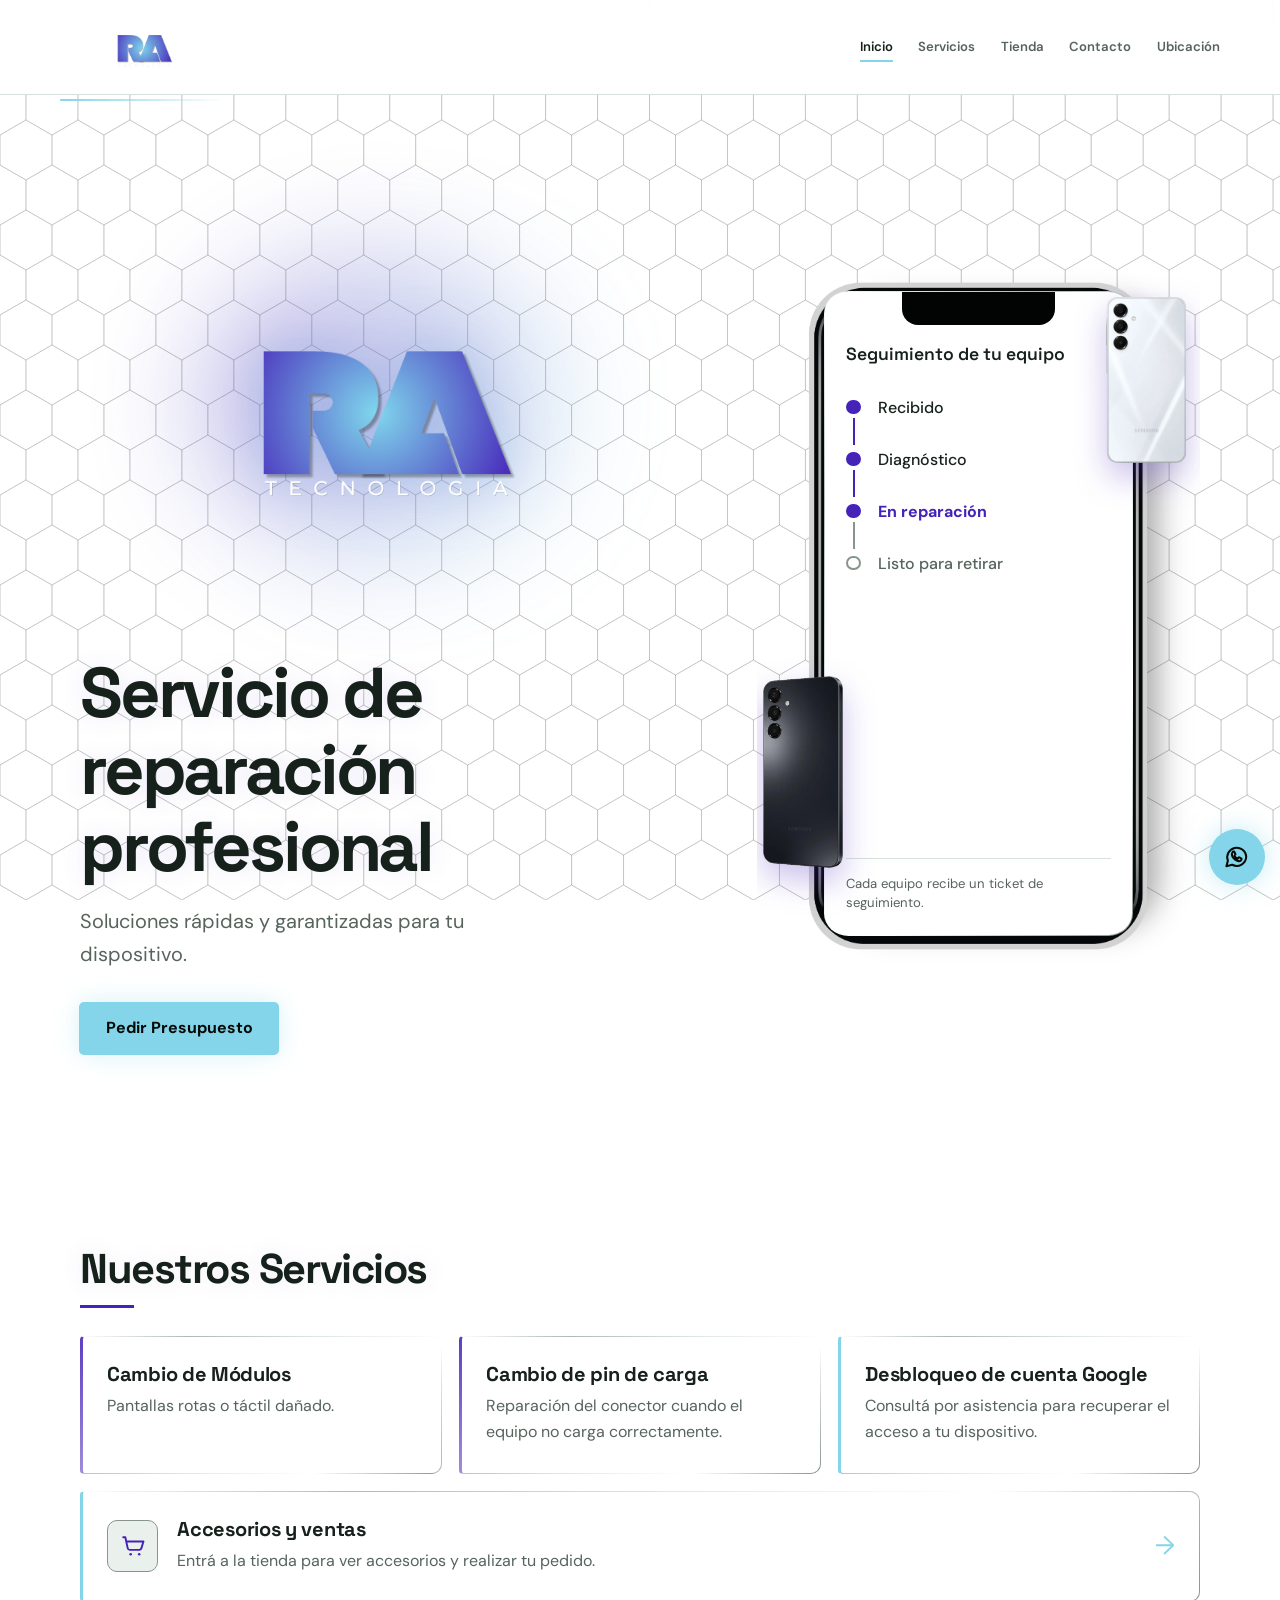
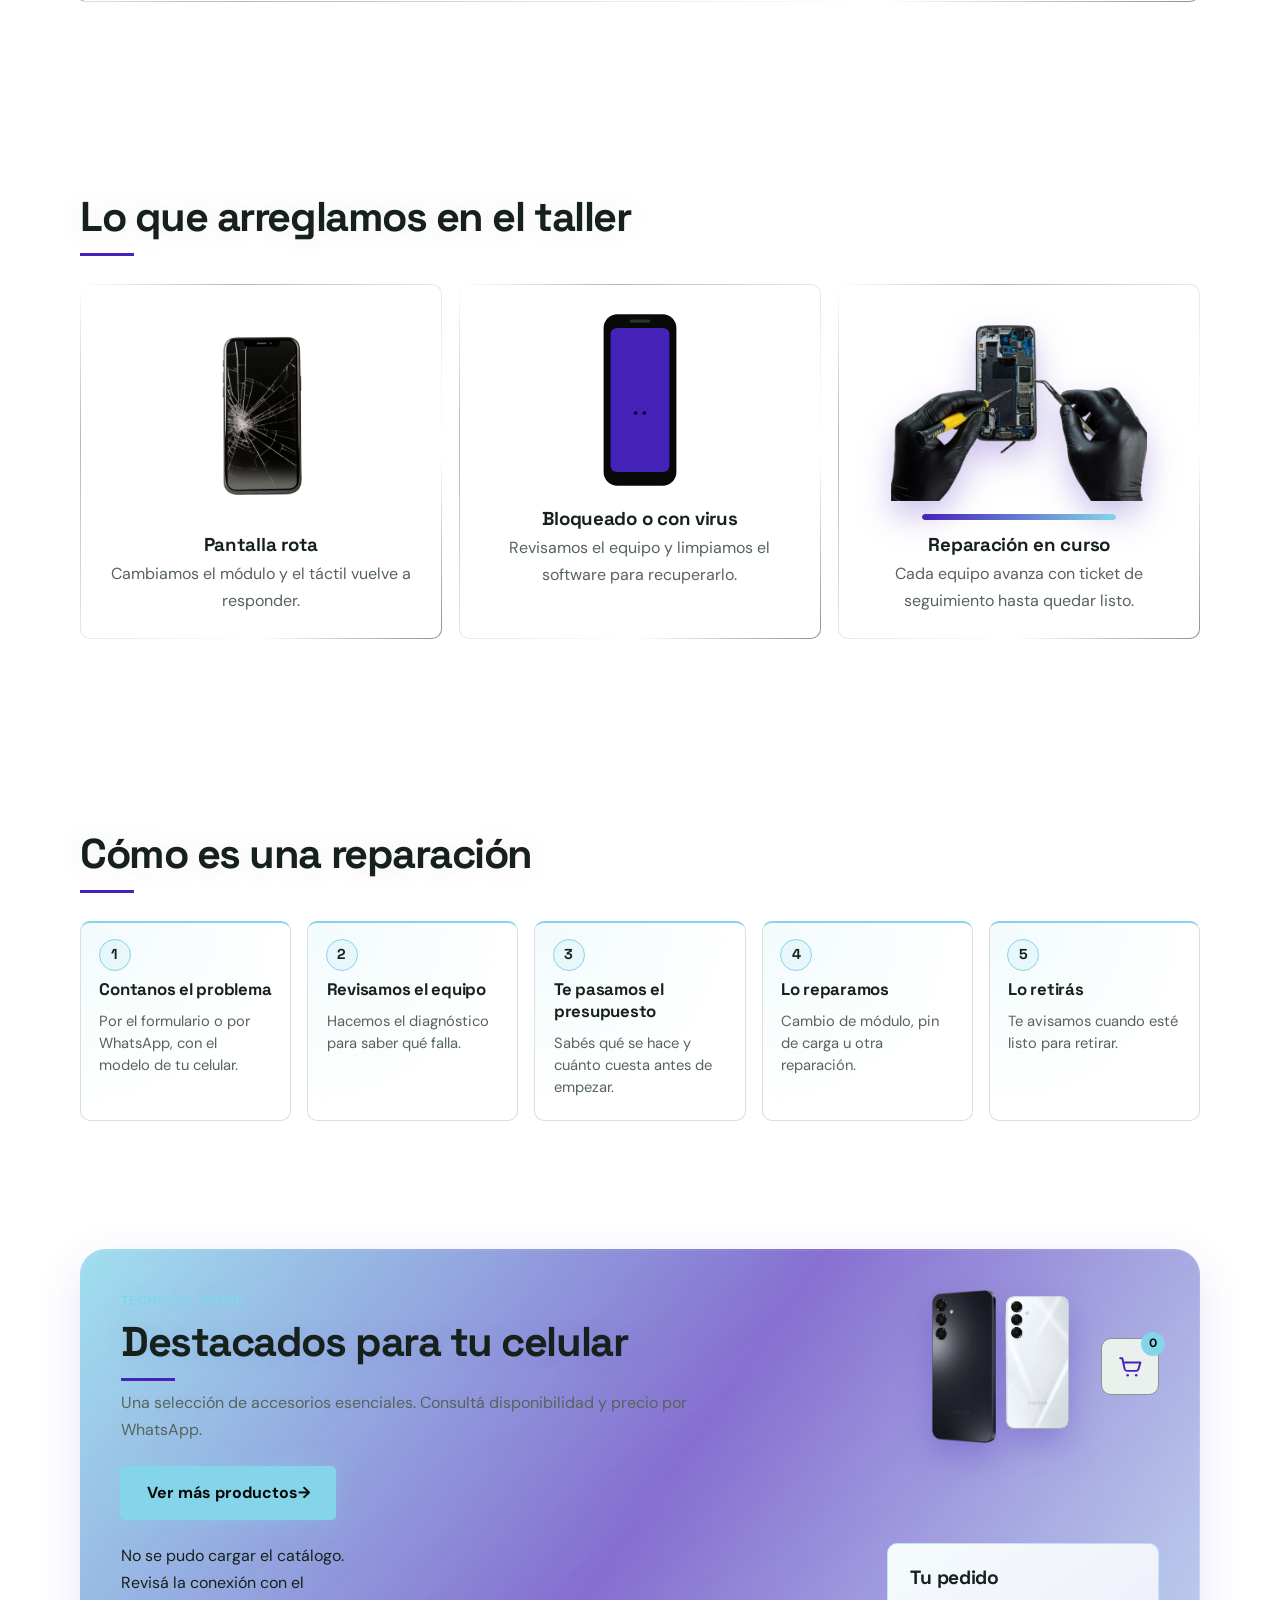
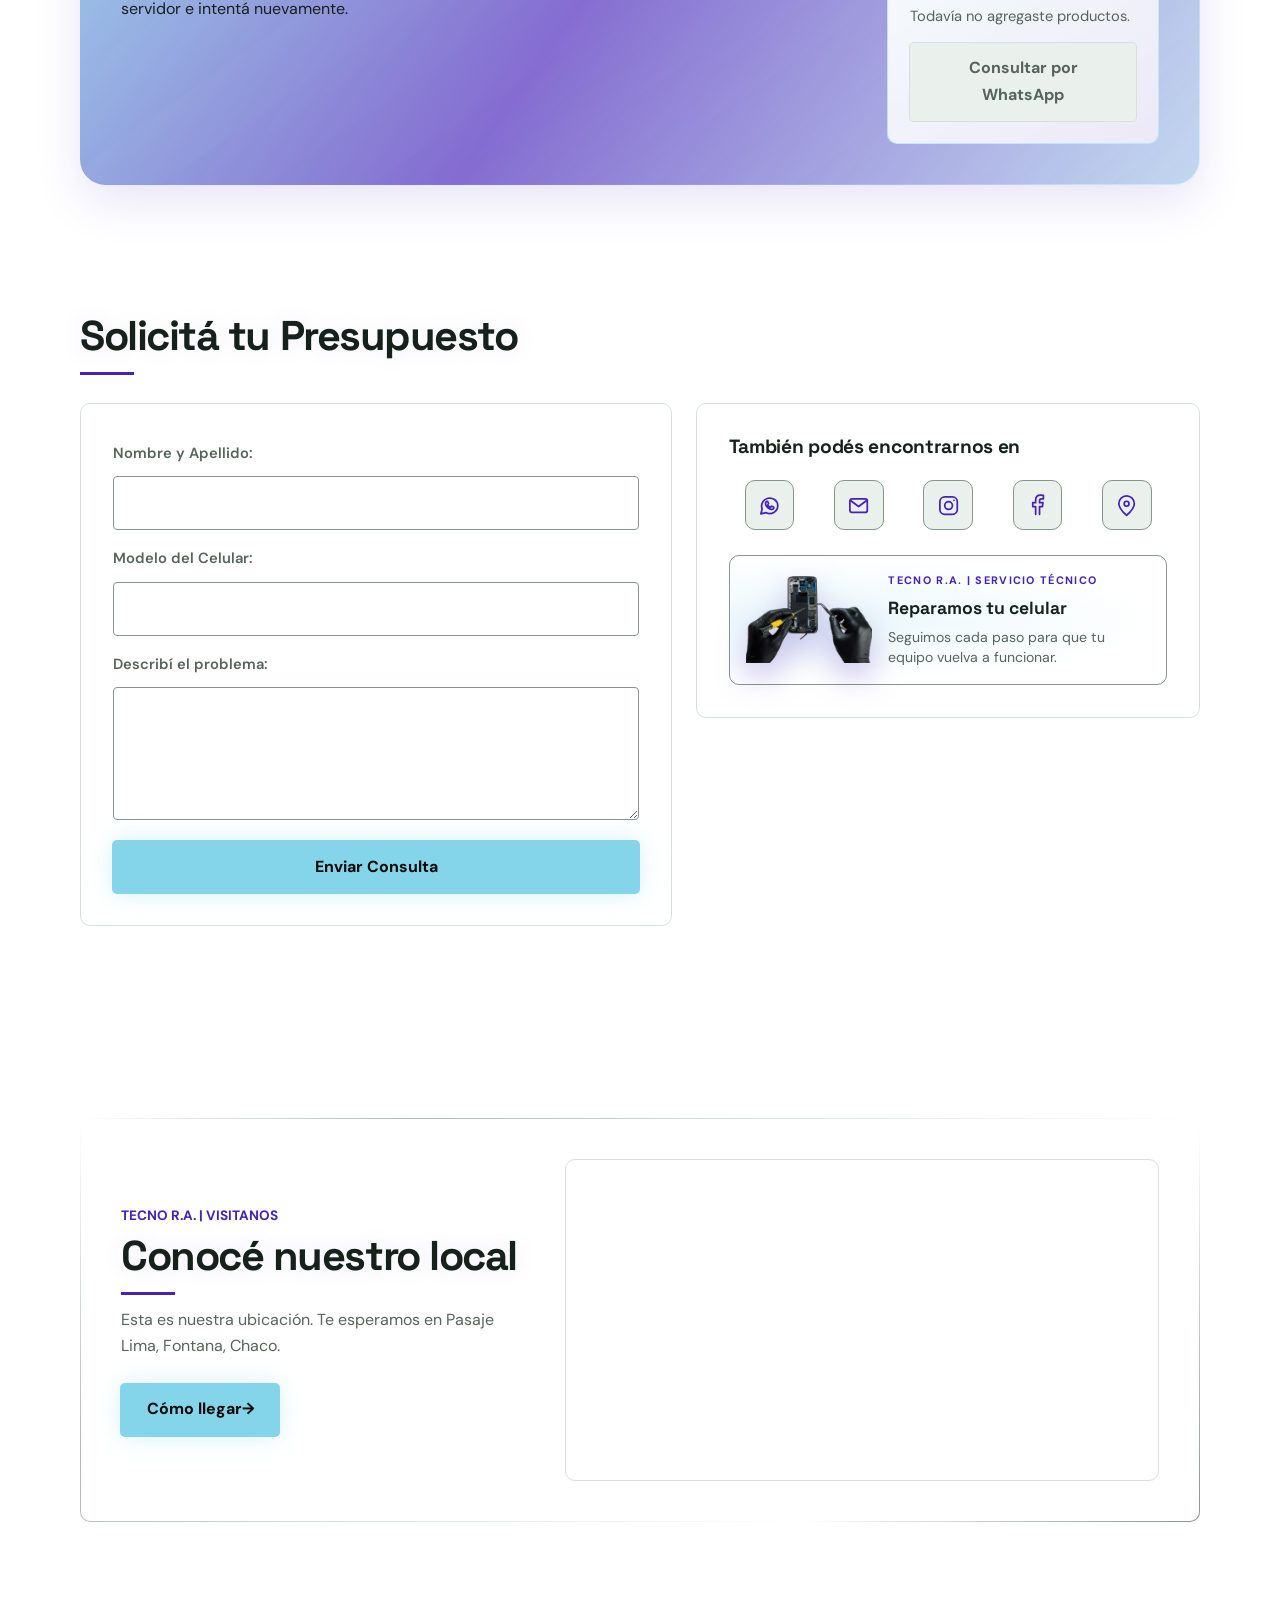
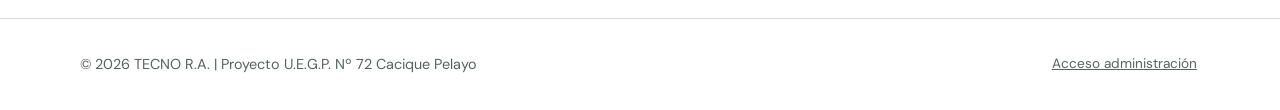
<file: index.html>
<!DOCTYPE html>
<html lang="es">
<head>
    <meta charset="UTF-8">
    <meta name="viewport" content="width=device-width, initial-scale=1.0, viewport-fit=cover">
    <meta name="description" content="Servicio profesional de reparación de celulares TECNO R.A.">
    <meta name="theme-color" content="#ffffff" media="(prefers-color-scheme: light)">
    <meta name="theme-color" content="#050605" media="(prefers-color-scheme: dark)">
    <title>TECNO R.A. | Servicio de reparación profesional</title>
    <link rel="preconnect" href="https://fonts.googleapis.com">
    <link rel="preconnect" href="https://fonts.gstatic.com" crossorigin>
    <link href="https://fonts.googleapis.com/css2?family=DM+Sans:wght@400;500;600;700&family=Space+Grotesk:wght@500;600;700&display=swap" rel="stylesheet" media="print" onload="this.media='all'">
    <noscript><link href="https://fonts.googleapis.com/css2?family=DM+Sans:wght@400;500;600;700&family=Space+Grotesk:wght@500;600;700&display=swap" rel="stylesheet"></noscript>
    <meta property="og:image" content="logo.png">
    <link href="https://fonts.googleapis.com/css2?family=Archivo+Black&display=swap" rel="stylesheet">
    <link rel="icon" href="logo.png" type="image/png">
    <link rel="icon" href="variaciones%20negro.png" type="image/png" media="(prefers-color-scheme: light)">
    <link rel="icon" href="variaciones%20blanco.png" type="image/png" media="(prefers-color-scheme: dark)">
    <link rel="stylesheet" href="style.css">
</head>
<body>
    <!-- HEADER / NAVEGACIÓN -->
    <header id="sitio-header">
        <nav id="navbar">
            <div class="logo logo-img">
                <picture class="emblema">
                    <img src="logo.png" alt="TECNO R.A.">
                </picture>
            </div>
            <ul class="nav-links">
                <li><a href="#inicio">Inicio</a></li>
                <li><a href="#servicios">Servicios</a></li>
                <li><a href="#tienda">Tienda</a></li>
                <li><a href="#contacto">Contacto</a></li>
                <li><a href="#ubicacion">Ubicación</a></li>
            </ul>
        </nav>
    </header>

    <!-- CONTENIDO PRINCIPAL -->
    <main id="sitio-publico">
        <!-- SECCIÓN INICIO / HERO -->
        <section id="inicio">
            <div class="hero-texto">
                <div class="lockup">
                    <img class="logo-hero" src="logo.png" alt="TECNO R.A.">
                </div>
                <h1>Servicio de reparación profesional</h1>
                <p>Soluciones rápidas y garantizadas para tu dispositivo.</p>
                <a href="#contacto" class="btn-principal">Pedir Presupuesto</a>
            </div>
            <div class="hero-visual">
                <div class="modelos-flotantes anim-grupo" aria-hidden="true">
                    <div class="flota modelo-a" data-flota="1.5"><img class="foto-celu" src="a16-negro.webp" alt="" width="298" height="714" decoding="async"></div>
                    <div class="flota modelo-b" data-flota="-1.1"><img class="foto-celu" src="a16-gris.webp" alt="" width="427" height="888" decoding="async"></div>
                </div>
                <div class="equipo" aria-hidden="true">
                    <img class="equipo-marco" src="b2.png" alt="">
                    <div class="equipo-pantalla">
                        <p class="equipo-titulo">Seguimiento de tu equipo</p>
                        <ol class="equipo-pasos">
                            <li class="hecho">Recibido</li>
                            <li class="hecho">Diagnóstico</li>
                            <li class="activo">En reparación</li>
                            <li>Listo para retirar</li>
                        </ol>
                        <p class="equipo-pie">Cada equipo recibe un ticket de seguimiento.</p>
                    </div>
                </div>
            </div>
        </section>

        <!-- SECCIÓN SERVICIOS -->
        <section id="servicios">
            <h2>Nuestros Servicios</h2>
            <div class="grid-servicios">
                <div class="card">
                    <h3>Cambio de Módulos</h3>
                    <p>Pantallas rotas o táctil dañado.</p>
                </div>
                <div class="card">
                    <h3>Cambio de pin de carga</h3>
                    <p>Reparación del conector cuando el equipo no carga correctamente.</p>
                </div>
                <div class="card">
                    <h3>Desbloqueo de cuenta Google</h3>
                    <p>Consultá por asistencia para recuperar el acceso a tu dispositivo.</p>
                </div>
                <a class="card card-tienda" href="#tienda">
                    <span class="icono-carrito" aria-hidden="true">
                        <svg viewBox="0 0 24 24" fill="none"><path d="M3 4h2l2.2 10.2a2 2 0 0 0 2 1.6h8.9a2 2 0 0 0 1.9-1.4L22 8H6" stroke="currentColor" stroke-width="1.8" stroke-linecap="round" stroke-linejoin="round"/><circle cx="10" cy="20" r="1.2" fill="currentColor"/><circle cx="18" cy="20" r="1.2" fill="currentColor"/></svg>
                    </span>
                    <span class="card-tienda-texto">
                        <h3>Accesorios y ventas</h3>
                        <p>Entrá a la tienda para ver accesorios y realizar tu pedido.</p>
                    </span>
                    <span class="card-tienda-flecha" aria-hidden="true">→</span>
                </a>
            </div>
        </section>

        <!-- TALLER: ANIMACIONES -->
        <section id="taller" aria-labelledby="titulo-taller">
            <h2 id="titulo-taller">Lo que arreglamos en el taller</h2>
            <div class="taller-grid">
                <figure class="taller-item"><div class="celu-caja celu-caja-foto"><div class="foto-escena foto-secuencia anim-grupo" role="img" aria-label="Celular roto que se repara y vuelve a encenderse"><img class="foto-secuencia-imagen taller-imagen-rota" src="b1.png" alt="" width="4096" height="4096" decoding="async"><img class="foto-secuencia-imagen taller-imagen-t2" src="T2.png" alt="" width="1024" height="1024" decoding="async"><img class="foto-secuencia-imagen taller-imagen-t3" src="T3.png" alt="" width="1024" height="1024" decoding="async"><span class="foto-barrido" aria-hidden="true"></span></div></div><figcaption><h3>Pantalla rota</h3><p>Cambiamos el módulo y el táctil vuelve a responder.</p></figcaption></figure>
                <figure class="taller-item"><div class="celu-caja" data-celu="virus"></div><figcaption><h3>Bloqueado o con virus</h3><p>Revisamos el equipo y limpiamos el software para recuperarlo.</p></figcaption></figure>
                <figure class="taller-item"><div class="celu-caja celu-caja-foto celu-caja-ancha"><div class="foto-escena foto-reparando anim-grupo"><div class="flota" data-flota="0.5"><img class="foto-celu" src="celular-reparacion.webp" alt="Técnico con guantes reparando un celular abierto con destornillador y pinza" width="596" height="412" loading="lazy" decoding="async"></div><span class="foto-chispa" aria-hidden="true"></span><span class="foto-progreso" aria-hidden="true"><i></i></span></div></div><figcaption><h3>Reparación en curso</h3><p>Cada equipo avanza con ticket de seguimiento hasta quedar listo.</p></figcaption></figure>
            </div>
        </section>

        <!-- CÓMO TRABAJAMOS -->
        <section id="proceso" aria-labelledby="titulo-proceso">
            <h2 id="titulo-proceso">Cómo es una reparación</h2>
            <ol class="proceso-pasos">
                <li><h3>Contanos el problema</h3><p>Por el formulario o por WhatsApp, con el modelo de tu celular.</p></li>
                <li><h3>Revisamos el equipo</h3><p>Hacemos el diagnóstico para saber qué falla.</p></li>
                <li><h3>Te pasamos el presupuesto</h3><p>Sabés qué se hace y cuánto cuesta antes de empezar.</p></li>
                <li><h3>Lo reparamos</h3><p>Cambio de módulo, pin de carga u otra reparación.</p></li>
                <li><h3>Lo retirás</h3><p>Te avisamos cuando esté listo para retirar.</p></li>
            </ol>
        </section>

        <!-- TIENDA DE ACCESORIOS -->
        <section id="tienda" class="tienda-seccion-destacados" aria-labelledby="titulo-tienda">
            <div class="tienda-encabezado tienda-encabezado-inicio">
                <div>
                    <p class="tienda-etiqueta">TECNO R.A. STORE</p>
                    <h2 id="titulo-tienda">Destacados para tu celular</h2>
                    <p>Una selección de accesorios esenciales. Consultá disponibilidad y precio por WhatsApp.</p>
                </div>
                <div class="modelos-tienda anim-grupo" aria-hidden="true">
                    <div class="flota" data-flota="0.9"><img class="foto-celu" src="a16-negro.webp" alt="" width="298" height="714" loading="lazy" decoding="async"></div>
                    <div class="flota" data-flota="-0.7"><img class="foto-celu" src="a16-gris.webp" alt="" width="427" height="888" loading="lazy" decoding="async"></div>
                </div>
                <span class="tienda-carrito-resumen" aria-label="Tu carrito">
                    <svg aria-hidden="true" viewBox="0 0 24 24" fill="none"><path d="M3 4h2l2.2 10.2a2 2 0 0 0 2 1.6h8.9a2 2 0 0 0 1.9-1.4L22 8H6" stroke="currentColor" stroke-width="1.8" stroke-linecap="round" stroke-linejoin="round"/><circle cx="10" cy="20" r="1.2" fill="currentColor"/><circle cx="18" cy="20" r="1.2" fill="currentColor"/></svg>
                    <span id="tienda-carrito-cantidad" aria-live="polite">0</span>
                </span>
            </div>
            <a class="btn-principal tienda-ver-mas" href="tienda.html">Ver más productos <span aria-hidden="true">→</span></a>
            <div class="tienda-layout">
                <div id="tienda-productos" class="tienda-productos" data-modo="destacados" aria-live="polite"></div>
                <aside class="tienda-carrito" aria-labelledby="titulo-carrito">
                    <h3 id="titulo-carrito">Tu pedido</h3>
                    <p id="carrito-vacio" class="carrito-vacio">Todavía no agregaste productos.</p>
                    <ul id="carrito-lista" class="carrito-lista"></ul>
                    <p id="carrito-total" class="carrito-total" hidden></p>
                    <button id="enviar-pedido-whatsapp" class="btn-enviar" type="button" disabled>Consultar por WhatsApp</button>
                </aside>
            </div>
        </section>

        <!-- SECCIÓN CONTACTO Y PRESUPUESTO -->
        <section id="contacto">
            <h2>Solicitá tu Presupuesto</h2>
            <form id="form-presupuesto">
                <label for="nombre">Nombre y Apellido:</label>
                <input type="text" id="nombre" name="nombre" required>

                <label for="modelo">Modelo del Celular:</label>
                <input type="text" id="modelo" name="modelo" required>

                <label for="problema">Describí el problema:</label>
                <textarea id="problema" name="problema" rows="4" required></textarea>

                <button type="submit" class="btn-enviar">Enviar Consulta</button>
            </form>

            <div class="contactos-directos" aria-labelledby="titulo-contactos">
                <h3 id="titulo-contactos">También podés encontrarnos en</h3>
                <ul>
                    <li><a href="https://wa.me/5493624542645" target="_blank" rel="noopener noreferrer"><span class="icono-contacto" aria-hidden="true"><svg viewBox="0 0 24 24"><path d="M20.5 11.8a8.4 8.4 0 0 1-12.4 7.4L3 20.5l1.3-4.9A8.4 8.4 0 1 1 20.5 11.8Z"/><path d="M8.4 8.1c.2-.5.5-.5.8-.5h.5c.2 0 .4.1.5.4l.7 1.7c.1.2.1.4-.1.6l-.5.6c-.2.2-.2.4-.1.6.5.9 1.3 1.7 2.3 2.2.2.1.4.1.6-.1l.7-.8c.2-.2.4-.2.6-.1l1.6.8c.2.1.4.2.4.4 0 .2-.1 1-.7 1.5-.5.5-1.2.7-1.9.6-1-.1-2.2-.6-3.5-1.7-1.1-.9-2-2.1-2.3-3.1-.4-1-.1-2.3.4-3.1Z"/></svg></span><span class="texto-contacto">WhatsApp: 362 454-2645</span></a></li>
                    <li><a href="mailto:reymon201491.ra@gmail.com"><span class="icono-contacto" aria-hidden="true"><svg viewBox="0 0 24 24"><rect x="3" y="5" width="18" height="14" rx="2"/><path d="m4 7 8 6 8-6"/></svg></span><span class="texto-contacto">Gmail: reymon201491.ra@gmail.com</span></a></li>
                    <li><a href="https://www.instagram.com/r.a_servicio_tecnic?stkn=MXVka2lwaXd0cDlsNA==" target="_blank" rel="noopener noreferrer"><span class="icono-contacto" aria-hidden="true"><svg viewBox="0 0 24 24"><rect x="3" y="3" width="18" height="18" rx="5"/><circle cx="12" cy="12" r="4"/><path d="M17.5 6.5h.01"/></svg></span><span class="texto-contacto">Instagram: @r.a_servicio_tecnic</span></a></li>
                    <li><a href="https://www.facebook.com/profile.php?id=100083038405109" target="_blank" rel="noopener noreferrer"><span class="icono-contacto" aria-hidden="true"><svg viewBox="0 0 24 24"><path d="M14 21v-8h3l.5-4H14V7c0-1.2.4-2 2-2h2V1.4c-.8-.1-1.8-.2-3-.2-3 0-5 1.8-5 5.1V9H7v4h3v8"/></svg></span><span class="texto-contacto">Facebook: TECNO R.A.</span></a></li>
                    <li><a href="https://maps.app.goo.gl/P2gNM7gkXJTpXyzr9" target="_blank" rel="noopener noreferrer"><span class="icono-contacto" aria-hidden="true"><svg viewBox="0 0 24 24"><path d="M20 10c0 5-8 12-8 12S4 15 4 10a8 8 0 1 1 16 0Z"/><circle cx="12" cy="10" r="2.5"/></svg></span><span class="texto-contacto">Ver ubicación en Google Maps</span></a></li>
                </ul>
                <div class="celu-contacto">
                    <div class="celu-contacto-visual">
                        <div class="foto-escena foto-reparando foto-mini anim-grupo" aria-hidden="true"><div class="flota" data-flota="0.4"><img class="foto-celu" src="celular-reparacion.webp" alt="" width="596" height="412" loading="lazy" decoding="async"></div><span class="foto-chispa"></span></div>
                    </div>
                    <div class="celu-contacto-texto">
                        <p class="tienda-etiqueta">TECNO R.A. | SERVICIO TÉCNICO</p>
                        <h4>Reparamos tu celular</h4>
                        <p>Seguimos cada paso para que tu equipo vuelva a funcionar.</p>
                    </div>
                </div>
            </div>
        </section>

        <section id="ubicacion" aria-labelledby="titulo-ubicacion">
            <div class="ubicacion-panel">
                <div class="ubicacion-encabezado">
                    <p class="tienda-etiqueta">TECNO R.A. | VISITANOS</p>
                    <h2 id="titulo-ubicacion">Conocé nuestro local</h2>
                    <p>Esta es nuestra ubicación. Te esperamos en Pasaje Lima, Fontana, Chaco.</p>
                    <a class="btn-principal" href="https://maps.app.goo.gl/P2gNM7gkXJTpXyzr9" target="_blank" rel="noopener noreferrer">Cómo llegar <span aria-hidden="true">→</span></a>
                </div>
                <div class="ubicacion-mapa">
                    <iframe
                        src="https://www.google.com/maps?q=Pasaje%20Lima%2C%20H3514%20Fontana%2C%20Chaco&output=embed"
                        title="Mapa de la ubicación de TECNO R.A. en Pasaje Lima, Fontana, Chaco"
                        loading="lazy"
                        referrerpolicy="no-referrer-when-downgrade">
                    </iframe>
                </div>
            </div>
        </section>
    </main>

    <section id="admin-panel" class="admin-panel" aria-label="Panel administrativo" hidden>
        <div id="admin-login" class="admin-card admin-login">
            <button class="admin-volver" type="button" data-cerrar-admin>Volver al sitio</button>
            <h1>Acceso administrativo</h1>
            <p class="admin-descripcion">Ingresá la contraseña para consultar los presupuestos guardados en este dispositivo.</p>
            <form id="admin-login-form" class="admin-form">
                <label for="admin-password">Contraseña</label>
                <input type="password" id="admin-password" name="password" autocomplete="current-password" required>
                <p id="admin-login-error" class="admin-error" role="alert" aria-live="polite"></p>
                <button class="btn-enviar" type="submit">Ingresar</button>
            </form>
            <p class="admin-aviso">La contraseña se verifica en el servidor. Los datos de este panel continúan guardándose en este navegador.</p>
        </div>

        <div id="admin-dashboard" class="admin-card admin-dashboard" hidden>
            <div class="admin-encabezado">
                <div>
                    <p class="admin-etiqueta">TECNO R.A.</p>
                    <h1>Presupuestos recibidos</h1>
                </div>
                <div class="admin-acciones">
                    <button id="actualizar-presupuestos" class="admin-boton-secundario" type="button">Actualizar</button>
                    <button class="admin-boton-secundario" type="button" data-cerrar-admin>Volver al sitio</button>
                </div>
            </div>
            <p class="admin-descripcion">Reparaciones, stock y pedidos almacenados en este dispositivo.</p>
            <nav class="admin-pestanas" aria-label="Secciones administrativas">
                <button class="admin-pestana activa" type="button" data-admin-vista="reparaciones" aria-pressed="true">Reparaciones</button>
                <button class="admin-pestana" type="button" data-admin-vista="stock" aria-pressed="false">Stock</button>
                <button class="admin-pestana" type="button" data-admin-vista="ventas" aria-pressed="false">Ventas y pedidos</button>
            </nav>

            <section class="admin-seccion" data-admin-seccion="reparaciones" aria-labelledby="titulo-admin-reparaciones">
                <h2 id="titulo-admin-reparaciones">Seguimiento de equipos</h2>
                <p id="admin-error-datos" class="admin-error" role="status" aria-live="polite"></p>
                <p id="admin-sin-datos" class="admin-sin-datos" hidden>Todavía no hay equipos ingresados. Se mostrarán aquí cuando llegue una consulta del formulario.</p>
                <div id="admin-tabla-contenedor" class="admin-tabla-contenedor" hidden>
                    <table class="admin-tabla">
                        <thead>
                            <tr>
                                <th scope="col">Ingreso</th>
                                <th scope="col">Cliente</th>
                                <th scope="col">Equipo</th>
                                <th scope="col">Falla</th>
                                <th scope="col">Estado actual</th>
                                <th scope="col">Ticket</th>
                            </tr>
                        </thead>
                        <tbody id="admin-tabla-presupuestos"></tbody>
                    </table>
                </div>
            </section>

            <section class="admin-seccion" data-admin-seccion="stock" aria-labelledby="titulo-admin-stock" hidden>
                <h2 id="titulo-admin-stock">Inventario de accesorios</h2>
                <form id="form-producto" class="admin-form admin-form-grid">
                    <label for="producto-nombre">Producto</label>
                    <input id="producto-nombre" name="nombre" type="text" placeholder="Cargador USB-C" required>
                    <label for="producto-categoria">Categoría</label>
                    <input id="producto-categoria" name="categoria" type="text" placeholder="Cargadores / Auriculares" required>
                    <label for="producto-precio">Precio</label>
                    <input id="producto-precio" name="precio" type="number" min="0" step="0.01" placeholder="0" required>
                    <label for="producto-stock">Cantidad inicial</label>
                    <input id="producto-stock" name="stock" type="number" min="0" step="1" placeholder="0" required>
                    <button class="btn-enviar" type="submit">Agregar al stock</button>
                </form>
                <p id="admin-stock-mensaje" class="admin-error" role="status" aria-live="polite"></p>
                <p id="admin-stock-vacio" class="admin-sin-datos" hidden>No hay productos en el inventario todavía.</p>
                <div id="admin-stock-tabla-contenedor" class="admin-tabla-contenedor" hidden>
                    <table class="admin-tabla">
                        <thead><tr><th scope="col">Producto</th><th scope="col">Categoría</th><th scope="col">Precio</th><th scope="col">Existencias</th><th scope="col">Acción</th></tr></thead>
                        <tbody id="admin-tabla-stock"></tbody>
                    </table>
                </div>
            </section>

            <section class="admin-seccion" data-admin-seccion="ventas" aria-labelledby="titulo-admin-ventas" hidden>
                <h2 id="titulo-admin-ventas">Registrar venta o pedido</h2>
                <form id="form-venta" class="admin-form admin-form-grid">
                    <label for="venta-cliente">Cliente</label>
                    <input id="venta-cliente" name="cliente" type="text" required>
                    <label for="venta-tipo">Tipo de operación</label>
                    <select id="venta-tipo" name="tipo" required>
                        <option value="venta">Venta de accesorio</option>
                        <option value="pedido">Pedido de accesorio</option>
                        <option value="google">Servicio: desbloqueo de cuenta Google</option>
                    </select>
                    <label for="venta-producto">Producto</label>
                    <select id="venta-producto" name="producto" required></select>
                    <label for="venta-cantidad">Cantidad</label>
                    <input id="venta-cantidad" name="cantidad" type="number" min="1" step="1" value="1" required>
                    <label for="venta-precio">Precio / importe</label>
                    <input id="venta-precio" name="precio" type="number" min="0" step="0.01" required>
                    <label for="venta-notas">Detalle o notas</label>
                    <input id="venta-notas" name="notas" type="text" placeholder="Opcional">
                    <button class="btn-enviar" type="submit">Guardar operación</button>
                </form>
                <p id="admin-ventas-mensaje" class="admin-error" role="status" aria-live="polite"></p>
                <p id="admin-ventas-vacio" class="admin-sin-datos" hidden>Aún no hay ventas ni pedidos registrados.</p>
                <div id="admin-ventas-tabla-contenedor" class="admin-tabla-contenedor" hidden>
                    <table class="admin-tabla">
                        <thead><tr><th scope="col">Fecha</th><th scope="col">Cliente</th><th scope="col">Operación</th><th scope="col">Producto / servicio</th><th scope="col">Cantidad</th><th scope="col">Importe</th><th scope="col">Estado</th><th scope="col">Acción</th></tr></thead>
                        <tbody id="admin-tabla-ventas"></tbody>
                    </table>
                </div>
            </section>
        </div>
    </section>

    <!-- FOOTER -->
    <footer id="sitio-footer">
        <p>&copy; 2026 TECNO R.A. | Proyecto U.E.G.P. Nº 72 Cacique Pelayo</p>
        <button id="abrir-admin" class="admin-enlace" type="button">Acceso administración</button>
    </footer>

    <a class="wa-flotante" href="https://wa.me/5493624542645" target="_blank" rel="noopener noreferrer" aria-label="Escribinos por WhatsApp"><svg viewBox="0 0 24 24" aria-hidden="true"><path d="M20.5 11.8a8.4 8.4 0 0 1-12.4 7.4L3 20.5l1.3-4.9A8.4 8.4 0 1 1 20.5 11.8Z"/><path d="M8.4 8.1c.2-.5.5-.5.8-.5h.5c.2 0 .4.1.5.4l.7 1.7c.1.2.1.4-.1.6l-.5.6c-.2.2-.2.4-.1.6.5.9 1.3 1.7 2.3 2.2.2.1.4.1.6-.1l.7-.8c.2-.2.4-.2.6-.1l1.6.8c.2.1.4.2.4.4 0 .2-.1 1-.7 1.5-.5.5-1.2.7-1.9.6-1-.1-2.2-.6-3.5-1.7-1.1-.9-2-2.1-2.3-3.1-.4-1-.1-2.3.4-3.1Z"/></svg></a>

    <!-- Enlace al script de JavaScript -->
    <script src="script.js"></script>
    <script src="efectos.js"></script>
</body>
</html>
</file>
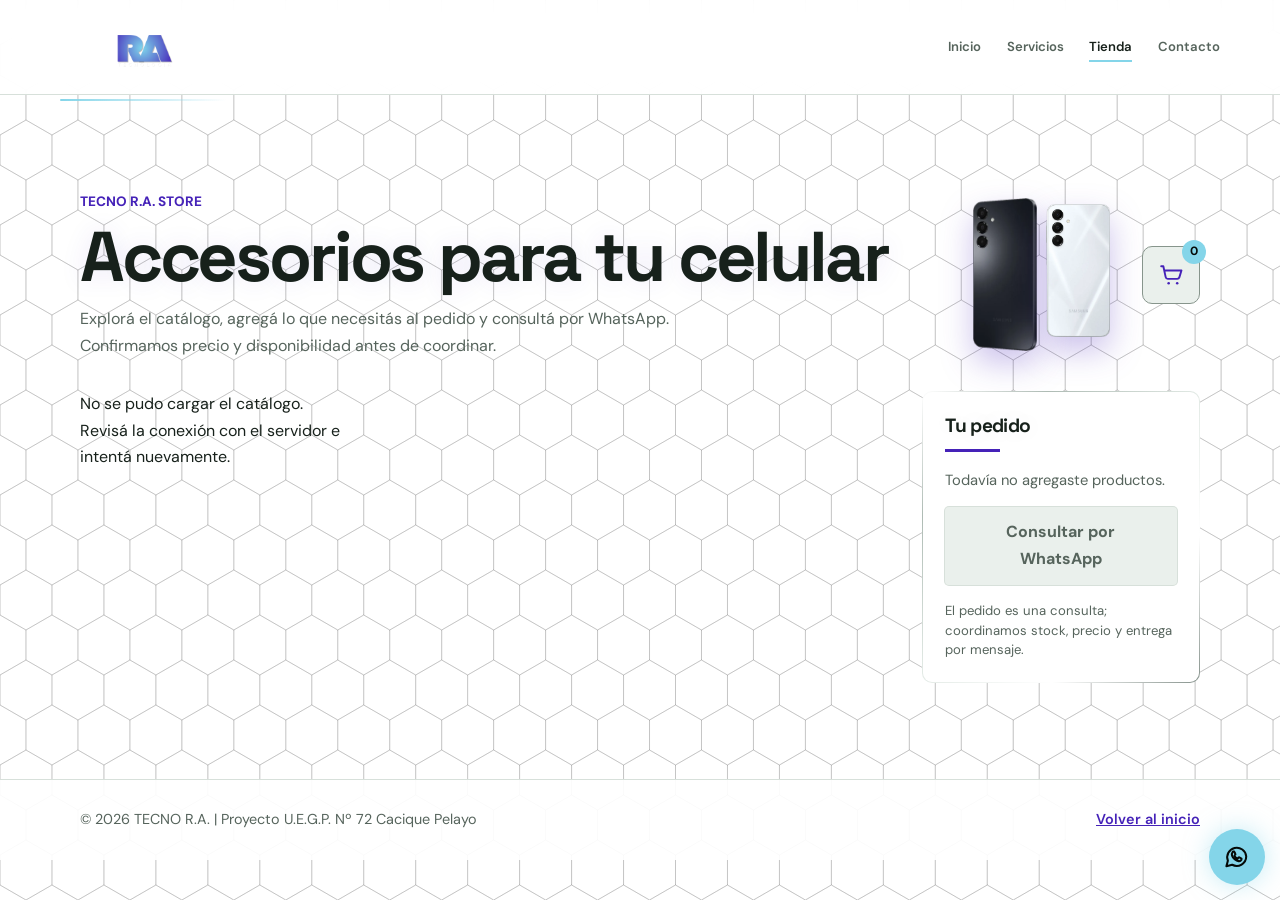
<file: tienda.html>
<!DOCTYPE html>
<html lang="es">
<head>
    <meta charset="UTF-8">
    <meta name="viewport" content="width=device-width, initial-scale=1.0, viewport-fit=cover">
    <meta name="description" content="Tienda de accesorios para celulares de TECNO R.A. Consultá productos y disponibilidad por WhatsApp.">
    <meta name="theme-color" content="#ffffff" media="(prefers-color-scheme: light)">
    <meta name="theme-color" content="#050605" media="(prefers-color-scheme: dark)">
    <title>TECNO R.A. | Tienda de accesorios</title>
    <link rel="preconnect" href="https://fonts.googleapis.com">
    <link rel="preconnect" href="https://fonts.gstatic.com" crossorigin>
    <link href="https://fonts.googleapis.com/css2?family=DM+Sans:wght@400;500;600;700&family=Space+Grotesk:wght@500;600;700&display=swap" rel="stylesheet" media="print" onload="this.media='all'">
    <noscript><link href="https://fonts.googleapis.com/css2?family=DM+Sans:wght@400;500;600;700&family=Space+Grotesk:wght@500;600;700&display=swap" rel="stylesheet"></noscript>
    <link rel="icon" href="logo.png" type="image/png">
    <link rel="icon" href="variaciones%20negro.png" type="image/png" media="(prefers-color-scheme: light)">
    <link rel="icon" href="variaciones%20blanco.png" type="image/png" media="(prefers-color-scheme: dark)">
    <link rel="stylesheet" href="style.css">
</head>
<body>
    <header>
        <nav id="navbar" aria-label="Navegación principal">
            <a class="logo logo-img logo-enlace" href="index.html" aria-label="TECNO R.A. - Inicio">
                <picture class="emblema">
                    <img src="logo.png" alt="">
                </picture>
            </a>
            <ul class="nav-links">
                <li><a href="index.html">Inicio</a></li>
                <li><a href="index.html#servicios">Servicios</a></li>
                <li><a href="#tienda">Tienda</a></li>
                <li><a href="index.html#contacto">Contacto</a></li>
            </ul>
        </nav>
    </header>

    <main id="sitio-publico">
        <section id="tienda" aria-labelledby="titulo-tienda">
            <div class="tienda-encabezado tienda-encabezado-pagina">
                <div>
                    <p class="tienda-etiqueta">TECNO R.A. STORE</p>
                    <h1 id="titulo-tienda">Accesorios para tu celular</h1>
                    <p>Explorá el catálogo, agregá lo que necesitás al pedido y consultá por WhatsApp. Confirmamos precio y disponibilidad antes de coordinar.</p>
                </div>
                <div class="modelos-tienda anim-grupo" aria-hidden="true">
                    <div class="flota" data-flota="0.9"><img class="foto-celu" src="a16-negro.webp" alt="" width="298" height="714" loading="lazy" decoding="async"></div>
                    <div class="flota" data-flota="-0.7"><img class="foto-celu" src="a16-gris.webp" alt="" width="427" height="888" loading="lazy" decoding="async"></div>
                </div>
                <span class="tienda-carrito-resumen" aria-label="Tu carrito">
                    <svg aria-hidden="true" viewBox="0 0 24 24" fill="none"><path d="M3 4h2l2.2 10.2a2 2 0 0 0 2 1.6h8.9a2 2 0 0 0 1.9-1.4L22 8H6" stroke="currentColor" stroke-width="1.8" stroke-linecap="round" stroke-linejoin="round"/><circle cx="10" cy="20" r="1.2" fill="currentColor"/><circle cx="18" cy="20" r="1.2" fill="currentColor"/></svg>
                    <span id="tienda-carrito-cantidad" aria-live="polite">0</span>
                </span>
            </div>
            <div class="tienda-layout tienda-layout-completa">
                <div id="tienda-productos" class="tienda-productos" data-modo="completo" aria-live="polite"></div>
                <aside class="tienda-carrito" aria-labelledby="titulo-carrito">
                    <h2 id="titulo-carrito">Tu pedido</h2>
                    <p id="carrito-vacio" class="carrito-vacio">Todavía no agregaste productos.</p>
                    <ul id="carrito-lista" class="carrito-lista"></ul>
                    <p id="carrito-total" class="carrito-total" hidden></p>
                    <button id="enviar-pedido-whatsapp" class="btn-enviar" type="button" disabled>Consultar por WhatsApp</button>
                    <p class="tienda-nota">El pedido es una consulta; coordinamos stock, precio y entrega por mensaje.</p>
                </aside>
            </div>
        </section>
    </main>

    <footer>
        <p>&copy; 2026 TECNO R.A. | Proyecto U.E.G.P. Nº 72 Cacique Pelayo</p>
        <a class="tienda-volver" href="index.html">Volver al inicio</a>
    </footer>

    <a class="wa-flotante" href="https://wa.me/5493624542645" target="_blank" rel="noopener noreferrer" aria-label="Escribinos por WhatsApp"><svg viewBox="0 0 24 24" aria-hidden="true"><path d="M20.5 11.8a8.4 8.4 0 0 1-12.4 7.4L3 20.5l1.3-4.9A8.4 8.4 0 1 1 20.5 11.8Z"/><path d="M8.4 8.1c.2-.5.5-.5.8-.5h.5c.2 0 .4.1.5.4l.7 1.7c.1.2.1.4-.1.6l-.5.6c-.2.2-.2.4-.1.6.5.9 1.3 1.7 2.3 2.2.2.1.4.1.6-.1l.7-.8c.2-.2.4-.2.6-.1l1.6.8c.2.1.4.2.4.4 0 .2-.1 1-.7 1.5-.5.5-1.2.7-1.9.6-1-.1-2.2-.6-3.5-1.7-1.1-.9-2-2.1-2.3-3.1-.4-1-.1-2.3.4-3.1Z"/></svg></a>

    <script src="script.js"></script>
    <script src="efectos.js"></script>
</body>
</html>
</file>
<file: style.css>
/* ====================================================
   TECNO R.A. - Tema automático día/noche
   Títulos: Space Grotesk | Texto: DM Sans
   ==================================================== */

:root {
    color-scheme: light;
    font-family: "DM Sans", -apple-system, BlinkMacSystemFont, "Segoe UI", Roboto, Arial, sans-serif;
    font-synthesis: none;
    text-rendering: optimizeLegibility;
    -webkit-font-smoothing: antialiased;

    --fondo: #ffffff;
    --panel: #ffffff;
    --panel-2: #eaf0ec;
    --linea: #d7e0da;
    --linea-viva: #87958c;
    --cian: #84d5e9;
    --violeta: #4522b8;
    --texto: #17211b;
    --suave: #56645c;
    --ok: #84d5e9;
    --alerta: #4522b8;
    --sombra-card-hover: 0 14px 30px rgba(69, 34, 184, 0.16), 0 0 24px rgba(132, 213, 233, 0.25);
    --brillo-card-hover: rgba(255, 255, 255, 0.72);
    --r-s: 4px;
    --r-m: 10px;
}

*, *::before, *::after { box-sizing: border-box; }
[hidden] { display: none !important; }

html {
    min-width: 280px;
    scroll-behavior: smooth;
    scroll-padding-top: 5.5rem;
    -webkit-text-size-adjust: 100%;
    text-size-adjust: 100%;
}

body {
    min-width: 280px;
    margin: 0;
    background: var(--fondo);
    color: var(--texto);
    font-size: 1rem;
    line-height: 1.65;
    padding-right: env(safe-area-inset-right);
    padding-left: env(safe-area-inset-left);
}

::selection { background: var(--cian); color: var(--fondo); }

h1, h2, h3, .logo {
    font-family: "Space Grotesk", -apple-system, BlinkMacSystemFont, "Segoe UI", Roboto, sans-serif;
    font-weight: 700;
    line-height: 1.1;
    color: var(--texto);
}

h1, h2, h3, p { margin-top: 0; }
h1 { margin-bottom: 1.1rem; font-size: clamp(2.4rem, 6vw, 4.4rem); letter-spacing: -0.045em; }
h2 { margin-bottom: 1.75rem; font-size: clamp(1.8rem, 4vw, 2.6rem); letter-spacing: -0.035em; }
h3 { letter-spacing: -0.015em; }
a { color: inherit; }

button, input, select, textarea { font: inherit; font-size: 1rem; }
button, a { -webkit-tap-highlight-color: transparent; touch-action: manipulation; }

:focus-visible { outline: 2px solid var(--cian); outline-offset: 3px; }

/* ---------- Header ---------- */
header {
    position: -webkit-sticky;
    position: sticky;
    z-index: 100;
    top: 0;
    border-bottom: 1px solid var(--linea);
    background: rgba(255, 255, 255, 0.88);
    -webkit-backdrop-filter: blur(14px);
    backdrop-filter: blur(14px);
    transition: border-color 250ms ease;
}

header.header-scroll { border-bottom-color: var(--linea-viva); }

#navbar {
    display: flex;
    width: calc(100% - 3rem);
    max-width: 1160px;
    min-height: 4.4rem;
    align-items: center;
    justify-content: space-between;
    gap: 1.5rem;
    margin: 0 auto;
}

.logo {
    display: inline-flex;
    align-items: center;
    gap: 0.75rem;
    font-size: clamp(1rem, 1.8vw, 1.3rem);
    letter-spacing: -0.03em;
    white-space: nowrap;
    text-decoration: none;
}

.logo::before {
    width: 0.95rem;
    height: 0.95rem;
    border: 2px solid var(--cian);
    border-radius: 3px;
    box-shadow: 0 0 0 3px var(--fondo), 0 0 0 4px var(--linea-viva), 0 0 14px rgba(205, 229, 235, 0.45);
    content: "";
}

.nav-links {
    display: flex;
    align-items: center;
    gap: clamp(0.4rem, 2vw, 2rem);
    margin: 0;
    padding: 0;
    list-style: none;
}

.nav-links a {
    position: relative;
    display: inline-flex;
    min-height: 44px;
    align-items: center;
    color: var(--suave);
    font-size: clamp(0.82rem, 0.95vw, 0.95rem);
    font-weight: 600;
    text-decoration: none;
    transition: color 180ms ease;
}

.nav-links a::after {
    position: absolute;
    right: 0;
    bottom: 0.45rem;
    left: 0;
    height: 2px;
    background: var(--cian);
    content: "";
    transform: scaleX(0);
    transform-origin: left;
    transition: transform 200ms ease;
}

.nav-links a:hover,
.nav-links a:focus-visible,
.nav-links a[aria-current] { color: var(--texto); }

.nav-links a:hover::after,
.nav-links a:focus-visible::after,
.nav-links a[aria-current]::after { transform: scaleX(1); }

/* ---------- Estructura ---------- */
main > section {
    width: calc(100% - 3rem);
    max-width: 1120px;
    margin: 0 auto;
    padding: clamp(3.5rem, 8vw, 6rem) 0;
    scroll-margin-top: 5rem;
}

/* ---------- Hero ---------- */
#inicio {
    display: grid;
    min-height: min(680px, calc(100vh - 4.4rem));
    grid-template-columns: minmax(0, 1.15fr) minmax(0, 0.85fr);
    align-items: center;
    gap: clamp(2rem, 6vw, 5rem);
}

.hero-texto p {
    max-width: 30rem;
    margin-bottom: 2rem;
    color: var(--suave);
    font-size: clamp(1.05rem, 2vw, 1.25rem);
}

.btn-principal,
.btn-enviar {
    display: inline-flex;
    min-height: 3.2rem;
    align-items: center;
    justify-content: center;
    padding: 0.8rem 1.6rem;
    border: 0;
    border-radius: var(--r-s);
    background: var(--cian);
    box-shadow: 0 0 0 1px var(--cian), 0 0 24px rgba(132, 213, 233, 0.35);
    color: #050a07;
    font-weight: 700;
    text-decoration: none;
    cursor: pointer;
    transition: box-shadow 200ms ease, background 200ms ease;
}

.btn-principal:hover,
.btn-enviar:hover:not(:disabled) {
    background: #a4e1ef;
    box-shadow: 0 0 0 1px #a4e1ef, 0 0 36px rgba(132, 213, 233, 0.55);
}

.btn-enviar:disabled {
    background: var(--panel-2);
    box-shadow: 0 0 0 1px var(--linea);
    color: var(--suave);
    cursor: not-allowed;
}

/* Teléfono con seguimiento de reparación */
.equipo {
    position: relative;
    width: min(100%, 21rem);
    aspect-ratio: 1856 / 3672;
    justify-self: center;
    background: transparent;
}

.equipo-marco {
    position: absolute;
    top: 50%;
    left: 50%;
    z-index: 1;
    width: 248%;
    max-width: none;
    height: auto;
    pointer-events: none;
    transform: translate(-50%, -50%);
}

.equipo-pantalla {
    position: absolute;
    top: 0.2%;
    left: 4.2%;
    z-index: 2;
    display: flex;
    width: 91.8%;
    height: 96.9%;
    flex-direction: column;
    overflow: hidden;
    padding: 3rem 1.3rem 1.4rem;
    border-radius: 8% / 3.5%;
    background: var(--fondo);
}

.equipo-pantalla::before {
    position: absolute;
    top: 0;
    left: 25%;
    z-index: 2;
    width: 50%;
    height: 5%;
    border-radius: 0 0 1rem 1rem;
    background: #020303;
    content: "";
}

.equipo-pantalla::after {
    position: absolute;
    right: 0;
    left: 0;
    height: 3rem;
    background: linear-gradient(transparent, rgba(132, 213, 233, 0.28), transparent);
    content: "";
    opacity: 0;
    animation: barrido 2.4s ease-out 0.4s 1;
}

@keyframes barrido {
    0% { top: -3rem; opacity: 1; }
    100% { top: 100%; opacity: 0; }
}

.equipo-titulo {
    margin-bottom: 1.6rem;
    color: var(--texto);
    font-family: "Space Grotesk", sans-serif;
    font-size: 1.1rem;
    font-weight: 600;
}

.equipo-pasos {
    display: grid;
    gap: 1.6rem;
    margin: 0;
    padding: 0;
    list-style: none;
}

.equipo-pasos li {
    position: relative;
    padding-left: 2rem;
    color: var(--suave);
    font-weight: 500;
}

.equipo-pasos li::before {
    position: absolute;
    top: 0.3rem;
    left: 0;
    width: 0.9rem;
    height: 0.9rem;
    border: 2px solid var(--linea-viva);
    border-radius: 50%;
    background: var(--fondo);
    content: "";
}

.equipo-pasos li:not(:last-child)::after {
    position: absolute;
    top: 1.45rem;
    bottom: -1.5rem;
    left: 0.4rem;
    width: 2px;
    background: var(--linea-viva);
    content: "";
}

.equipo-pasos .hecho { color: var(--texto); }
.equipo-pasos .hecho::before { border-color: var(--cian); background: var(--cian); }
.equipo-pasos .hecho::after { background: var(--cian) !important; }

.equipo-pasos .activo { color: var(--violeta); font-weight: 700; }
.equipo-pasos .activo::before {
    border-color: var(--violeta);
    background: var(--violeta);
    animation: pulso 1.8s ease-in-out infinite;
}

@keyframes pulso {
    0%, 100% { box-shadow: 0 0 0 0 rgba(69, 34, 184, 0.6); }
    50% { box-shadow: 0 0 0 7px rgba(69, 34, 184, 0); }
}

.equipo-pie {
    margin: auto 0 0;
    padding-top: 1rem;
    border-top: 1px solid var(--linea);
    color: var(--suave);
    font-size: 0.82rem;
    line-height: 1.4;
}

/* ---------- Servicios ---------- */
.grid-servicios {
    display: grid;
    grid-template-columns: repeat(3, minmax(0, 1fr));
    gap: 1.1rem;
}

.card {
    position: relative;
    padding: 1.6rem 1.5rem 1.7rem;
    border: 1px solid var(--linea);
    border-left: 3px solid var(--cian);
    border-radius: var(--r-s) var(--r-m) var(--r-m) var(--r-s);
    background: var(--panel);
    transition: border-color 200ms ease, background 200ms ease;
}

.card:hover { border-color: var(--linea-viva); border-left-color: var(--cian); background: var(--panel-2); }
.card:nth-child(2) { border-left-color: var(--violeta); }
.card:nth-child(3) { border-left-color: var(--ok); }

.card h3 { margin-bottom: 0.5rem; font-size: 1.25rem; }
.card p { margin-bottom: 0; color: var(--suave); }

.card-tienda {
    grid-column: 1 / -1;
    display: flex;
    align-items: center;
    gap: 1.2rem;
    border-left-color: var(--cian) !important;
    text-decoration: none;
}

.card-tienda-texto { flex: 1; }
.card-tienda-texto h3, .card-tienda-texto p { display: block; }
.card-tienda-flecha { color: var(--cian); font-size: 1.6rem; transition: transform 200ms ease; }
.card-tienda:hover .card-tienda-flecha { transform: translateX(6px); }

.icono-carrito,
.tienda-carrito-resumen {
    display: grid;
    flex: 0 0 3.2rem;
    width: 3.2rem;
    height: 3.2rem;
    place-items: center;
    border: 1px solid var(--linea-viva);
    border-radius: var(--r-m);
    background: var(--panel-2);
    color: var(--cian);
}

.icono-carrito svg, .tienda-carrito-resumen svg { width: 1.6rem; height: 1.6rem; }

/* ---------- Tienda ---------- */
.tienda-encabezado {
    display: flex;
    align-items: center;
    justify-content: space-between;
    gap: 2rem;
    margin-bottom: 2rem;
}

.tienda-encabezado h2, .tienda-encabezado h1 { margin-bottom: 0.6rem; text-align: left; }
.tienda-encabezado p:last-child { max-width: 38rem; margin-bottom: 0; color: var(--suave); }

.tienda-etiqueta, .producto-categoria {
    margin-bottom: 0.4rem;
    color: var(--cian);
    font-size: 0.85rem;
    font-weight: 700;
}

.tienda-carrito-resumen { position: relative; flex-basis: 3.6rem; width: 3.6rem; height: 3.6rem; }

.tienda-carrito-resumen span {
    position: absolute;
    top: -0.45rem;
    right: -0.45rem;
    display: grid;
    min-width: 1.5rem;
    height: 1.5rem;
    place-items: center;
    padding: 0 0.3rem;
    border-radius: 999px;
    background: var(--cian);
    color: #050a07;
    font-size: 0.75rem;
    font-weight: 700;
}

.tienda-carrito-resumen span.bump, .tienda-carrito-resumen.bump { animation: rebote 320ms ease; }
@keyframes rebote { 50% { transform: scale(1.25); } }

.tienda-ver-mas { margin-bottom: 1.75rem; }

.tienda-layout {
    display: grid;
    grid-template-columns: minmax(0, 1fr) minmax(17rem, 0.34fr);
    align-items: start;
    gap: 1.5rem;
}

.tienda-productos {
    display: grid;
    grid-template-columns: repeat(3, minmax(0, 1fr));
    gap: 1rem;
}

.producto-card {
    display: flex;
    flex-direction: column;
    padding: 1rem;
    border: 1px solid var(--linea);
    border-radius: var(--r-m);
    background: var(--panel);
    transition: border-color 200ms ease;
}

.producto-card:hover { border-color: var(--cian); }

.producto-icono {
    display: grid;
    min-height: 7rem;
    margin-bottom: 1rem;
    place-items: center;
    border: 1px solid var(--linea);
    border-radius: var(--r-s);
    background:
        radial-gradient(circle, var(--linea-viva) 1px, transparent 1.5px) 0 0 / 14px 14px,
        var(--fondo);
    font-size: 3.2rem;
}

.producto-card h3 { min-height: 2.5em; margin-bottom: 0.4rem; font-size: 1.05rem; line-height: 1.25; }
.producto-precio { margin-bottom: 0.2rem; font-family: "Space Grotesk", sans-serif; font-size: 1.25rem; font-weight: 700; }
.producto-disponibilidad { min-height: 1.5em; margin-bottom: 1rem; color: var(--suave); font-size: 0.85rem; }

.producto-agregar {
    min-height: 2.8rem;
    margin-top: auto;
    padding: 0.6rem 0.8rem;
    border: 1px solid var(--cian);
    border-radius: var(--r-s);
    background: transparent;
    color: var(--cian);
    font-weight: 700;
    cursor: pointer;
    transition: background 180ms ease, color 180ms ease;
}

.producto-agregar:hover:not(:disabled), .producto-agregar.agregado { background: var(--cian); color: #050a07; }
.producto-agregar:disabled { border-color: var(--linea); color: var(--suave); cursor: not-allowed; }

.tienda-carrito {
    position: -webkit-sticky;
    position: sticky;
    top: 5.5rem;
    padding: 1.4rem;
    border: 1px solid var(--linea-viva);
    border-radius: var(--r-m);
    background: var(--panel);
}

.tienda-carrito h2, .tienda-carrito h3 { margin-bottom: 1rem; font-size: 1.2rem; text-align: left; }
.carrito-vacio { color: var(--suave); font-size: 0.92rem; }
.tienda-nota { margin: 1rem 0 0; color: var(--suave); font-size: 0.82rem; line-height: 1.5; }

.carrito-lista { display: grid; gap: 0.8rem; margin: 0; padding: 0; list-style: none; }

.carrito-item {
    display: grid;
    grid-template-columns: minmax(0, 1fr) auto;
    gap: 0.3rem 0.6rem;
    padding: 0 0 0.8rem 0.7rem;
    border-bottom: 1px solid var(--linea);
    border-left: 2px solid var(--linea-viva);
    font-size: 0.9rem;
    transition: opacity 250ms ease;
}

.carrito-item.nuevo { border-left-color: var(--cian); }
.carrito-item.saliendo { opacity: 0; }
.carrito-item-precio { font-weight: 700; }

.carrito-quitar {
    grid-column: 1 / -1;
    justify-self: start;
    min-height: 32px;
    padding: 0.2rem 0;
    border: 0;
    background: transparent;
    color: var(--alerta);
    font-size: 0.82rem;
    text-decoration: underline;
    cursor: pointer;
}

.carrito-total { margin: 1.1rem 0; font-family: "Space Grotesk", sans-serif; font-size: 1.15rem; font-weight: 700; }
.tienda-carrito .btn-enviar { width: 100%; }

.tienda-layout-completa { margin-top: 0.5rem; }

/* ---------- Contacto ---------- */
#contacto {
    display: grid;
    grid-template-columns: minmax(0, 1fr) minmax(16rem, 0.85fr);
    align-items: start;
    gap: 1.5rem;
}

#contacto > h2 { grid-column: 1 / -1; margin-bottom: 0.25rem; }

#form-presupuesto, .contactos-directos {
    padding: clamp(1.25rem, 3vw, 2rem);
    border: 1px solid var(--linea);
    border-radius: var(--r-m);
    background: var(--panel);
}

#form-presupuesto { display: grid; gap: 0.7rem; }
#form-presupuesto label, .admin-form label { margin-top: 0.3rem; color: var(--suave); font-size: 0.92rem; font-weight: 600; }

#form-presupuesto input, #form-presupuesto textarea,
.admin-form input, .admin-form select, .admin-estado-select, .admin-stock-cantidad {
    width: 100%;
    padding: 0.8rem 0.95rem;
    border: 1px solid var(--linea-viva);
    border-radius: var(--r-s);
    background: var(--fondo);
    color: var(--texto);
    transition: border-color 160ms ease, box-shadow 160ms ease;
}

#form-presupuesto input:focus, #form-presupuesto textarea:focus,
.admin-form input:focus, .admin-form select:focus, .admin-estado-select:focus, .admin-stock-cantidad:focus {
    border-color: var(--cian);
    outline: none;
    box-shadow: 0 0 0 3px rgba(132, 213, 233, 0.35);
}

#form-presupuesto .btn-enviar { margin-top: 0.6rem; }

.contactos-directos h3 { margin-bottom: 1.4rem; font-size: 1.2rem; }

.contactos-directos ul {
    display: grid;
    grid-template-columns: repeat(5, minmax(44px, 1fr));
    justify-items: center;
    gap: 0.6rem;
    margin: 0;
    padding: 0;
    list-style: none;
}

.celu-contacto {
    display: grid;
    grid-template-columns: minmax(5rem, 0.65fr) minmax(0, 1.35fr);
    align-items: center;
    gap: 1rem;
    margin-top: 1.5rem;
    padding: 1rem;
    border: 1px solid var(--linea-viva);
    border-radius: var(--r-m);
    background:
        radial-gradient(ellipse at 18% 50%, rgba(132, 213, 233, 0.18), transparent 70%),
        var(--fondo);
}

.celu-contacto-visual { display: grid; min-width: 0; place-items: center; }
.celu-contacto .celu-hero { width: min(100%, 6.5rem); }
.celu-contacto-texto { min-width: 0; }
.celu-contacto-texto .tienda-etiqueta { margin-bottom: 0.55rem; font-size: 0.68rem; letter-spacing: 0.12em; }
.celu-contacto-texto h4 { margin: 0 0 0.45rem; font-family: "Space Grotesk", sans-serif; font-size: 1.1rem; line-height: 1.2; }
.celu-contacto-texto > p:last-child { margin: 0; color: var(--suave); font-size: 0.88rem; line-height: 1.45; }

.contactos-directos li a { display: grid; min-height: 3.2rem; place-items: center; text-decoration: none; }

.texto-contacto {
    position: absolute;
    width: 1px;
    height: 1px;
    overflow: hidden;
    clip: rect(0, 0, 0, 0);
    clip-path: inset(50%);
    white-space: nowrap;
}

.icono-contacto {
    display: grid;
    width: 3.1rem;
    height: 3.1rem;
    place-items: center;
    border: 1px solid var(--linea-viva);
    border-radius: var(--r-m);
    background: var(--panel-2);
    color: var(--cian);
    transition: border-color 180ms ease, background 180ms ease, color 180ms ease;
}

.contactos-directos a:hover .icono-contacto { border-color: var(--cian); background: var(--cian); color: #050a07; }

.icono-contacto svg {
    width: 1.45rem;
    height: 1.45rem;
    fill: none;
    stroke: currentColor;
    stroke-linecap: round;
    stroke-linejoin: round;
    stroke-width: 1.8;
}

/* ---------- Ubicación ---------- */
.ubicacion-panel {
    display: grid;
    grid-template-columns: minmax(0, 0.8fr) minmax(0, 1.2fr);
    align-items: center;
    gap: clamp(1.5rem, 4vw, 3rem);
    padding: clamp(1.25rem, 4vw, 2.5rem);
    border: 1px solid var(--linea-viva);
    border-radius: var(--r-m);
    background: var(--panel);
    box-shadow: 0 0 36px rgba(132, 213, 233, 0.12);
}

.ubicacion-encabezado h2 { margin-bottom: 0.75rem; }
.ubicacion-encabezado > p:not(.tienda-etiqueta) { margin-bottom: 1.5rem; color: var(--suave); }

.ubicacion-mapa {
    min-height: 20rem;
    overflow: hidden;
    border: 1px solid var(--linea);
    border-radius: var(--r-m);
    background: var(--fondo);
}

.ubicacion-mapa iframe { display: block; width: 100%; height: 100%; min-height: 20rem; border: 0; }

/* ---------- Panel de administración ---------- */
.admin-panel { width: calc(100% - 2rem); max-width: 1160px; min-height: calc(100vh - 4rem); margin: 0 auto; padding: clamp(2rem, 6vw, 4rem) 0; }
.admin-card { border: 1px solid var(--linea-viva); border-radius: var(--r-m); background: var(--panel); }
.admin-login { width: 100%; max-width: 30rem; margin: clamp(1rem, 8vh, 5rem) auto; padding: clamp(1.5rem, 5vw, 2.5rem); }
.admin-dashboard { padding: clamp(1.25rem, 4vw, 2.2rem); }

.admin-volver, .admin-boton-secundario {
    min-height: 2.6rem;
    padding: 0.5rem 1rem;
    border: 1px solid var(--linea-viva);
    border-radius: var(--r-s);
    background: transparent;
    color: var(--texto);
    font-weight: 600;
    cursor: pointer;
    transition: border-color 160ms ease, color 160ms ease;
}

.admin-volver { margin-bottom: 1.5rem; }
.admin-volver:hover, .admin-boton-secundario:hover { border-color: var(--cian); color: var(--cian); }

.admin-encabezado { display: flex; flex-wrap: wrap; align-items: center; justify-content: space-between; gap: 1rem; }
.admin-encabezado h1 { margin-bottom: 0; font-size: clamp(1.6rem, 4vw, 2.3rem); }
.admin-etiqueta { margin-bottom: 0.2rem; color: var(--cian); font-size: 0.85rem; font-weight: 700; }
.admin-acciones { display: flex; flex-wrap: wrap; gap: 0.6rem; }
.admin-descripcion, .admin-sin-datos { color: var(--suave); }
.admin-aviso { margin: 1rem 0 0; color: var(--suave); font-size: 0.85rem; }
.admin-error { min-height: 1.4em; margin: 0.5rem 0; color: var(--alerta); font-size: 0.9rem; }

.admin-form { display: grid; gap: 0.7rem; margin-top: 1rem; }
.admin-form-grid { grid-template-columns: minmax(8rem, 0.5fr) minmax(0, 1.5fr); align-items: center; }
.admin-form-grid .btn-enviar { grid-column: 1 / -1; justify-self: start; margin-top: 0.5rem; }

.admin-pestanas {
    display: flex;
    gap: 0.5rem;
    margin: 1.5rem 0;
    padding-bottom: 1rem;
    border-bottom: 1px solid var(--linea);
    overflow-x: auto;
    -webkit-overflow-scrolling: touch;
}

.admin-pestana {
    flex: 0 0 auto;
    min-height: 2.8rem;
    padding: 0.6rem 1.1rem;
    border: 1px solid var(--linea-viva);
    border-radius: var(--r-s);
    background: transparent;
    color: var(--suave);
    font-weight: 700;
    cursor: pointer;
    transition: all 160ms ease;
}

.admin-pestana:hover { color: var(--texto); border-color: var(--cian); }
.admin-pestana.activa { border-color: var(--cian); background: var(--cian); color: #050a07; }

.admin-seccion h2 { margin: 1.5rem 0 1rem; font-size: clamp(1.3rem, 3vw, 1.75rem); text-align: left; }
.admin-tabla-contenedor { overflow-x: auto; margin-top: 1.25rem; border: 1px solid var(--linea); border-radius: var(--r-m); }
.admin-tabla { width: 100%; border-collapse: collapse; text-align: left; }
.admin-tabla th, .admin-tabla td { padding: 0.85rem 1rem; border-bottom: 1px solid var(--linea); }
.admin-tabla th { background: var(--panel-2); color: var(--suave); font-size: 0.85rem; font-weight: 700; }
.admin-tabla tbody tr:last-child td { border-bottom: 0; }
.admin-stock-cantidad { max-width: 6rem; }

/* ---------- Footer ---------- */
footer {
    display: flex;
    flex-wrap: wrap;
    align-items: center;
    justify-content: space-between;
    gap: 0.75rem 1.5rem;
    padding: 1.75rem max(1.5rem, calc((100% - 1120px) / 2));
    border-top: 1px solid var(--linea);
    background: rgba(255, 255, 255, 0.92);
    color: var(--suave);
    font-size: 0.9rem;
}

footer p { margin: 0; }
.tienda-volver { color: var(--cian); font-weight: 600; }

.admin-enlace {
    padding: 0.4rem 0.2rem;
    border: 0;
    background: transparent;
    color: var(--suave);
    font-size: 0.85rem;
    text-decoration: underline;
    cursor: pointer;
}

.admin-enlace:hover { color: var(--texto); }

/* ---------- Responsivo ---------- */
@media (max-width: 960px) {
    .grid-servicios { grid-template-columns: repeat(2, minmax(0, 1fr)); }
    .tienda-productos { grid-template-columns: repeat(2, minmax(0, 1fr)); }
}

@media (max-width: 760px) {
    #navbar, main > section { width: calc(100% - 2rem); }
    #navbar { flex-wrap: wrap; gap: 0.25rem 0.75rem; padding: 0.5rem 0; }
    .nav-links { width: 100%; flex-wrap: wrap; justify-content: space-between; }
    #inicio { grid-template-columns: 1fr; min-height: 0; }
    .equipo { width: min(100%, 16rem); }
    .grid-servicios, #contacto, .tienda-layout { grid-template-columns: 1fr; }
    .ubicacion-panel { grid-template-columns: 1fr; }
    .tienda-carrito { position: static; }
    .tienda-encabezado { align-items: flex-start; }
    .admin-form-grid { grid-template-columns: 1fr; }

    .admin-tabla-contenedor { overflow: visible; border: 0; }
    .admin-tabla, .admin-tabla tbody { display: block; width: 100%; }
    .admin-tabla thead { position: absolute; width: 1px; height: 1px; overflow: hidden; clip: rect(0, 0, 0, 0); }
    .admin-tabla tbody tr { display: grid; margin-bottom: 0.85rem; padding: 0.85rem; border: 1px solid var(--linea); border-radius: var(--r-m); background: var(--panel-2); }
    .admin-tabla tbody td { display: grid; grid-template-columns: minmax(6.5rem, 0.75fr) minmax(0, 1.25fr); padding: 0.5rem 0; border-bottom: 1px solid var(--linea); }
    .admin-tabla tbody td::before { content: attr(data-label); color: var(--suave); font-weight: 700; }
}

@media (max-width: 520px) {
    .nav-links { gap: 0.1rem; }
    .nav-links a { padding: 0 0.35rem; font-size: 0.8rem; }
    .logo::before { display: none; }
    .tienda-productos { grid-template-columns: 1fr; }
    .contactos-directos ul { grid-template-columns: repeat(3, minmax(44px, 1fr)); }
}

@media (prefers-reduced-motion: reduce) {
    html { scroll-behavior: auto; }
    *, *::before, *::after { animation: none !important; transition: none !important; }
}

/* ---------- Cómo es una reparación ---------- */
#proceso h2 { text-align: left; }

.proceso-pasos {
    display: grid;
    grid-template-columns: repeat(5, minmax(0, 1fr));
    gap: 1rem;
    margin: 0;
    padding: 0;
    list-style: none;
    counter-reset: paso;
}

.proceso-pasos li {
    position: relative;
    min-height: 12rem;
    padding: 3.5rem 1.15rem 1.35rem;
    border: 1px solid var(--linea);
    border-top: 2px solid var(--cian);
    border-radius: var(--r-m);
    background:
        radial-gradient(ellipse at top left, rgba(132, 213, 233, 0.1), transparent 68%),
        var(--panel);
    box-shadow: inset 0 1px 0 rgba(255, 255, 255, 0.04);
    counter-increment: paso;
    transition: transform 220ms ease, border-color 220ms ease, box-shadow 220ms ease;
}

.proceso-pasos li::before {
    position: absolute;
    top: 1rem;
    left: 1.1rem;
    display: grid;
    width: 2rem;
    height: 2rem;
    place-items: center;
    border: 1px solid var(--cian);
    border-radius: 50%;
    background: rgba(132, 213, 233, 0.12);
    color: var(--texto);
    content: counter(paso);
    font-family: "Space Grotesk", sans-serif;
    font-size: 0.9rem;
    font-weight: 700;
}

.proceso-pasos h3 { margin-bottom: 0.6rem; font-size: 1.05rem; line-height: 1.3; }
.proceso-pasos p { margin: 0; color: var(--suave); font-size: 0.92rem; line-height: 1.5; }

@media (hover: hover) {
    .proceso-pasos li:hover {
        transform: translateY(-4px);
        border-color: var(--linea-viva);
        box-shadow: 0 0 1.5rem rgba(132, 213, 233, 0.1);
    }
}

@media (max-width: 960px) {
    .proceso-pasos { grid-template-columns: repeat(2, minmax(0, 1fr)); }
}

@media (max-width: 760px) {
    .proceso-pasos { grid-template-columns: 1fr; gap: 0.85rem; }
    .proceso-pasos li { min-height: 0; }
}

@media (prefers-reduced-motion: reduce) {
    .proceso-pasos li { transition: none; }
    .proceso-pasos li:hover { transform: none; }
}

/* ---------- Botón flotante de WhatsApp ---------- */
.wa-flotante {
    position: fixed;
    right: max(1rem, env(safe-area-inset-right));
    bottom: max(1rem, env(safe-area-inset-bottom));
    z-index: 90;
    display: grid;
    width: 3.4rem;
    height: 3.4rem;
    place-items: center;
    border-radius: 50%;
    background: var(--cian);
    box-shadow: 0 0 0 1px var(--cian), 0 0 26px rgba(132, 213, 233, 0.5);
    color: #050a07;
    transition: box-shadow 200ms ease, background 200ms ease;
}

.wa-flotante:hover { background: #a4e1ef; box-shadow: 0 0 0 1px #a4e1ef, 0 0 38px rgba(132, 213, 233, 0.7); }
.wa-flotante svg { width: 1.7rem; height: 1.7rem; fill: none; stroke: currentColor; stroke-linecap: round; stroke-linejoin: round; stroke-width: 1.8; }

/* ---------- Rediseño v3: cian, violeta y bordes metálicos ---------- */
@property --vivo { syntax: "<color>"; inherits: true; initial-value: #84d5e9; }
@keyframes vivo { 0%, 100% { --vivo: #84d5e9; } 28% { --vivo: #ffffff; } 50% { --vivo: #aeb8b4; } 75% { --vivo: #4522b8; } }
:root { --vivo: #84d5e9; --metal: linear-gradient(135deg, #ffffff, #aebbb4 22%, #e0e8e3 48%, #ffffff 74%, #87938d); }
body {
    background:
        url("data:image/svg+xml,%3Csvg xmlns='http://www.w3.org/2000/svg' width='56' height='97'%3E%3Cpath d='M28 2l26 15v30L28 62 2 47V17zM28 62v35' fill='none' stroke='%23777' stroke-opacity='.24'/%3E%3C/svg%3E"),
        var(--fondo);
    background-attachment: fixed, scroll;
}
h1, h2 { text-shadow: 0 0 26px rgba(69, 34, 184, 0.1); }
h2::after { content: ""; display: block; width: 3.4rem; height: 3px; margin-top: 0.8rem; background: var(--violeta); }
header { background-color: rgba(255, 255, 255, 0.92); }
.logo { position: relative; }
.logo-img::before { display: none; }
.logo::after { content: ""; position: absolute; right: 0; bottom: -0.45rem; left: 0; height: 2px; border-radius: 2px; background: linear-gradient(90deg, var(--vivo), transparent); }
.emblema { display: block; width: 2.4rem; height: 2.4rem; flex: none; overflow: hidden; }
.emblema img { display: block; width: 100%; height: 100%; object-fit: cover; object-position: center; }
.logo .emblema { width: clamp(8rem, 13vw, 10.5rem); height: auto; aspect-ratio: 16 / 9; }
.logo .emblema img { object-fit: contain; }
.card, .tienda-carrito, .producto-card, .equipo-pantalla, .ubicacion-panel, .admin-card, .taller-item {
    background: linear-gradient(var(--panel), var(--panel)) padding-box, var(--metal) border-box;
    border: 1px solid transparent;
    box-shadow: inset 0 1px 0 rgba(255, 255, 255, 0.05), 0 0 28px rgba(255, 255, 255, 0.025);
}
.card { border-left: 3px solid var(--violeta); }
/* Marca arriba del hero */
.lockup {
    position: relative;
    display: grid;
    width: min(100%, 32rem);
    place-items: center;
    margin: 0 auto 2rem;
}
.lockup::before {
    position: absolute;
    z-index: 0;
    inset: 14%;
    border-radius: 50%;
    background: linear-gradient(120deg, rgba(69, 34, 184, 0.5), rgba(132, 213, 233, 0.48));
    content: "";
    filter: blur(3.5rem);
    opacity: 0.65;
    pointer-events: none;
}
.logo-hero {
    position: relative;
    z-index: 1;
    display: block;
    width: min(100%, 27rem);
    height: auto;
    object-fit: contain;
    filter: drop-shadow(0 0 1rem rgba(132, 213, 233, 0.24)) drop-shadow(0 0 2rem rgba(69, 34, 184, 0.2));
}
.tienda-seccion-destacados {
    margin-top: clamp(1rem, 3vw, 2rem);
    margin-bottom: clamp(1rem, 3vw, 2rem);
    padding: clamp(1.25rem, 3.5vw, 2.5rem);
    border: 1px solid transparent;
    border-radius: clamp(1rem, 2vw, 1.6rem);
    background:
        linear-gradient(145deg, rgba(132, 213, 233, 0.09), transparent 42%, rgba(69, 34, 184, 0.12)) padding-box,
        linear-gradient(125deg, rgba(132, 213, 233, 0.75), rgba(69, 34, 184, 0.65), rgba(132, 213, 233, 0.35)) border-box;
    box-shadow: 0 1rem 3rem rgba(69, 34, 184, 0.12), inset 0 1px 0 rgba(255, 255, 255, 0.07);
}
.tienda-seccion-destacados .tienda-encabezado { margin-bottom: 1.5rem; }
.tienda-seccion-destacados .tienda-etiqueta { color: var(--cian); text-shadow: 0 0 1rem rgba(132, 213, 233, 0.28); }
.tienda-seccion-destacados .tienda-ver-mas { margin-bottom: 1.5rem; }
.tienda-seccion-destacados .tienda-carrito {
    border-color: rgba(132, 213, 233, 0.45);
    background: linear-gradient(145deg, rgba(132, 213, 233, 0.08), rgba(69, 34, 184, 0.1)), var(--panel);
}
/* Celulares animados */
.hero-visual { display: grid; justify-items: center; gap: 1.5rem; overflow-x: clip; }
.celu { display: block; width: 100%; height: auto; overflow: visible; }
.taller-grid { display: grid; grid-template-columns: repeat(3, minmax(0, 1fr)); gap: 1.1rem; }
.taller-item { margin: 0; padding: 1.5rem; border-radius: var(--r-m); text-align: center; }
.taller-item .celu-caja { width: 6.5rem; margin: 0 auto 1.1rem; }
.taller-item h3 { margin-bottom: 0.4rem; }
.taller-item p { margin: 0; color: var(--suave); }
.celu * { transform-box: fill-box; transform-origin: center; }
.celu .g-rota { animation: grietas 8s infinite; }
.celu .barrido { opacity: 0; animation: barrido 8s linear infinite; }
.celu .ok, .celu .limpio { opacity: 0; animation: okey 8s infinite; }
.celu .infectado { animation: infecta 8s infinite; }
.celu .virus { animation: tiembla 0.3s steps(2) infinite; }
.celu .tinte { animation: pulso 1.2s ease-in-out infinite; }
.celu .engranaje { animation: gira 8s linear infinite; }
.celu .progreso { transform-origin: left center; animation: progreso 8s infinite; }
@keyframes grietas { 0% { opacity: 0; } 5%, 55% { opacity: 1; } 66%, 100% { opacity: 0; } }
@keyframes barrido { 0%, 46% { transform: translateY(0); opacity: 0; } 48% { opacity: 0.85; } 64% { transform: translateY(156px); opacity: 0.85; } 66%, 100% { transform: translateY(156px); opacity: 0; } }
@keyframes okey { 0%, 66% { opacity: 0; transform: scale(0.6); } 74%, 94% { opacity: 1; transform: scale(1); } 100% { opacity: 0; transform: scale(1); } }
@keyframes infecta { 0% { opacity: 0; } 5%, 52% { opacity: 1; } 64%, 100% { opacity: 0; } }
@keyframes tiembla { 0% { transform: translate(-1.5px, 1px); } 100% { transform: translate(1.5px, -1px); } }
@keyframes pulso { 0%, 100% { opacity: 0.08; } 50% { opacity: 0.22; } }
@keyframes gira { to { transform: rotate(360deg); } }
@keyframes progreso { 0% { transform: scaleX(0); opacity: 1; } 80%, 95% { transform: scaleX(1); opacity: 1; } 100% { transform: scaleX(1); opacity: 0; } }
@media (max-width: 760px) { .taller-grid { grid-template-columns: 1fr; } }
@media (prefers-reduced-motion: reduce) {
    :root { animation: none; }
    .celu * { animation: none !important; }
    .celu .g-rota, .celu .infectado, .celu .barrido { opacity: 0; }
    .celu .ok, .celu .limpio { opacity: 1; }
}

@media (prefers-color-scheme: dark) {
    :root {
        color-scheme: dark;
        --fondo: #050605;
        --panel: #0b0e0d;
        --panel-2: #121615;
        --linea: #232a28;
        --linea-viva: #8a9692;
        --cian: #84d5e9;
        --violeta: #4522b8;
        --texto: #f1f4f2;
        --suave: #9aa6a2;
        --ok: #84d5e9;
        --alerta: #4522b8;
        --vivo: #84d5e9;
        --metal: linear-gradient(135deg, #f4f6f5, #8a9692 22%, #2c3331 48%, #cfd6d3 74%, #6f7a76);
        --sombra-card-hover: 0 16px 34px rgba(0, 0, 0, 0.45), 0 0 30px rgba(132, 213, 233, 0.25), 0 0 12px rgba(69, 34, 184, 0.2);
        --brillo-card-hover: rgba(132, 213, 233, 0.24);
    }

    body {
        background:
            url("data:image/svg+xml,%3Csvg xmlns='http://www.w3.org/2000/svg' width='56' height='97'%3E%3Cpath d='M28 2l26 15v30L28 62 2 47V17zM28 62v35' fill='none' stroke='%23777' stroke-opacity='.24'/%3E%3C/svg%3E"),
            var(--fondo);
    }

    h1, h2 { text-shadow: 0 0 26px rgba(255, 255, 255, 0.16); }
    header { background-color: rgba(5, 6, 5, 0.88); }
    footer { background: rgba(5, 6, 5, 0.85); }
}

@media (prefers-color-scheme: dark) and (prefers-reduced-motion: no-preference) {
    :root { animation: vivo 20s ease-in-out infinite; }
}

@media (prefers-color-scheme: light) {
    :focus-visible { outline-color: var(--violeta); }
    .equipo-pasos .hecho::before { border-color: var(--violeta); background: var(--violeta); }
    .equipo-pasos .hecho::after { background: var(--violeta) !important; }
    .tienda-etiqueta, .producto-categoria, .producto-agregar,
    .tienda-carrito-resumen, .icono-carrito, .icono-contacto,
    .admin-etiqueta, .tienda-volver { color: var(--violeta); }
    .producto-agregar { border-color: var(--violeta); }
    .admin-volver:hover, .admin-boton-secundario:hover,
    .admin-pestana:hover { border-color: var(--violeta); }
    .admin-volver:hover, .admin-boton-secundario:hover { color: var(--violeta); }
}

.card {
    transition: transform 220ms ease, border-color 200ms ease, background 200ms ease, box-shadow 220ms ease;
}

.card::after {
    position: absolute;
    inset: 0;
    border-radius: inherit;
    background: linear-gradient(110deg, transparent 25%, var(--brillo-card-hover) 50%, transparent 75%);
    content: "";
    pointer-events: none;
    transform: translateX(-140%);
    transition: transform 650ms ease;
}

.card > * {
    position: relative;
    z-index: 1;
}

.card:hover,
.card:focus-visible {
    z-index: 1;
    border-color: transparent;
    border-left-color: var(--cian);
    background: linear-gradient(var(--panel-2), var(--panel-2)) padding-box, var(--metal) border-box;
    box-shadow: var(--sombra-card-hover);
    transform: translateY(-5px) scale(1.015);
}

.card:hover::after,
.card:focus-visible::after { transform: translateX(140%); }

@media (prefers-reduced-motion: reduce) {
    .card { transition: none; }
    .card:hover,
    .card:focus-visible { transform: none; }
}

/* ---------- Efecto "desparrame" de paneles al pasar el mouse (día / noche) ---------- */
:root {
    /* Día: sombra suave violeta + halo cian que se abre */
    --desp-halo: 0 0 0 6px rgba(132, 213, 233, 0.22);
    --desp-cerca: 0 14px 28px -4px rgba(69, 34, 184, 0.20);
    --desp-lejos: 0 34px 70px -10px rgba(69, 34, 184, 0.22);
    --desp-reposo: 0 0 0 0 rgba(132, 213, 233, 0), 0 0 0 0 rgba(69, 34, 184, 0), 0 0 0 0 rgba(69, 34, 184, 0);
}

@media (prefers-color-scheme: dark) {
    :root {
        /* Noche: resplandor neón cian/violeta que se esparce alrededor */
        --desp-halo: 0 0 0 5px rgba(132, 213, 233, 0.10);
        --desp-cerca: 0 0 32px 4px rgba(132, 213, 233, 0.30);
        --desp-lejos: 0 26px 70px 6px rgba(69, 34, 184, 0.45);
    }
}

.taller-item,
.producto-card,
.ubicacion-panel,
.tienda-carrito,
.admin-card {
    transition: transform 320ms cubic-bezier(.2, .8, .2, 1), box-shadow 380ms ease, border-color 200ms ease;
}

@media (hover: hover) {
    .taller-item:hover,
    .producto-card:hover,
    .ubicacion-panel:hover,
    .tienda-carrito:hover,
    .admin-card:hover {
        transform: translateY(-4px) scale(1.012);
        box-shadow:
            inset 0 1px 0 rgba(255, 255, 255, 0.05),
            var(--desp-halo),
            var(--desp-cerca),
            var(--desp-lejos);
    }
}

@media (prefers-reduced-motion: reduce) {
    .taller-item, .producto-card, .ubicacion-panel, .tienda-carrito, .admin-card { transition: box-shadow 200ms ease; }
    .taller-item:hover, .producto-card:hover, .ubicacion-panel:hover,
    .tienda-carrito:hover, .admin-card:hover { transform: none; }
}

/* ---------- Fondo de panal interactivo ---------- */
.panal-fondo {
    position: fixed;
    inset: 0;
    z-index: -1;
    pointer-events: none;
}
.panal-activo body { background: var(--fondo); }

/* =====================================================
   Celulares con foto: modelos flotantes y escenas del taller
   ===================================================== */
.flota { will-change: transform; }
.foto-celu { display: block; width: 100%; height: auto; user-select: none; -webkit-user-drag: none; }

/* sombra según modo día / noche */
.foto-celu { filter: drop-shadow(0 14px 16px rgba(69, 34, 184, 0.28)); }
@media (prefers-color-scheme: dark) {
    .foto-celu { filter: drop-shadow(0 0 16px rgba(132, 213, 233, 0.22)) drop-shadow(0 10px 14px rgba(0, 0, 0, 0.6)); }
}

/* pausa las animaciones cuando el bloque no se ve (JS agrega .js-anim y .visto) */
.js-anim .anim-grupo:not(.visto),
.js-anim .anim-grupo:not(.visto) * { animation-play-state: paused !important; }

@keyframes flotar {
    0%, 100% { transform: translateY(0) rotate(var(--rot, 0deg)); }
    50% { transform: translateY(-11px) rotate(calc(var(--rot, 0deg) + 1.6deg)); }
}

/* --- Hero: dos Galaxy A16 flotando alrededor del seguimiento --- */
.hero-visual { position: relative; }
.modelos-flotantes { position: absolute; inset: 0; z-index: 5; pointer-events: none; }
.modelo-a, .modelo-b { position: absolute; }
.modelo-a { left: 0.4rem; top: 58%; width: clamp(3.6rem, 7vw, 5rem); }
.modelo-b { right: 0.9rem; top: 1%; width: clamp(3.6rem, 7vw, 5rem); }
.modelo-a .foto-celu { --rot: -9deg; animation: flotar 6.5s ease-in-out infinite; }
.modelo-b .foto-celu { --rot: 8deg; animation: flotar 7.5s ease-in-out -2.5s infinite; }

/* --- Tienda: par de modelos entre el título y el carrito --- */
.modelos-tienda { display: flex; align-items: flex-end; gap: 0.6rem; margin-left: auto; pointer-events: none; }
.modelos-tienda .flota { width: clamp(3rem, 5vw, 4.2rem); }
.modelos-tienda .flota:nth-child(1) .foto-celu { --rot: -7deg; animation: flotar 6s ease-in-out infinite; }
.modelos-tienda .flota:nth-child(2) .foto-celu { --rot: 6deg; animation: flotar 7s ease-in-out -3s infinite; }
.modelos-tienda .flota:nth-child(2) { margin-bottom: 0.9rem; }
@media (max-width: 760px) { .modelos-tienda { display: none; } }

/* --- Taller: escenas con foto --- */
.taller-item .celu-caja-foto { width: 100%; max-width: 13rem; margin: 0 auto 1.1rem; }
.taller-item .celu-caja-ancha { max-width: 16rem; }
.foto-escena { position: relative; display: grid; height: 13rem; place-items: center; }
.foto-escena .flota { display: grid; height: 100%; place-items: center; }
.foto-escena .foto-celu { width: auto; max-width: 100%; height: 12.5rem; object-fit: contain; }
.foto-reparando .foto-celu { width: 100%; height: auto; max-height: 12.5rem; }

/* El barrido revela primero el teléfono apagado y después la pantalla encendida. */
.foto-secuencia { isolation: isolate; }
.foto-secuencia .foto-secuencia-imagen {
    position: absolute;
    top: 50%;
    left: 50%;
    width: auto;
    max-width: 100%;
    height: 12.5rem;
    object-fit: contain;
    transform: translate(-50%, -50%);
}
.foto-secuencia .taller-imagen-rota { animation: tallerRoto 8s linear infinite; }
.foto-secuencia .taller-imagen-t2 {
    clip-path: inset(0 0 100% 0);
    animation: tallerRevela 8s linear infinite;
}
.foto-secuencia .taller-imagen-t3 { animation: tallerEnciende 8s ease-in-out infinite; }
.foto-secuencia .foto-barrido {
    position: absolute;
    top: 6%;
    left: 24%;
    width: 52%;
    height: 7px;
    border-radius: 4px;
    background: linear-gradient(90deg, transparent, var(--cian), transparent);
    box-shadow: 0 0 14px 2px rgba(132, 213, 233, 0.8);
    opacity: 0;
    animation: tallerBarrido 8s linear infinite;
}
@keyframes tallerRoto {
    0%, 45% { opacity: 1; }
    64% { opacity: 1; }
    68%, 97% { opacity: 0; }
    100% { opacity: 1; }
}
@keyframes tallerRevela {
    0%, 45% { opacity: 0; clip-path: inset(0 0 100% 0); }
    49% { opacity: 1; clip-path: inset(0 0 76% 0); }
    65%, 69% { opacity: 1; clip-path: inset(0); }
    76%, 100% { opacity: 0; clip-path: inset(0); }
}
@keyframes tallerEnciende {
    0%, 70% { opacity: 0; filter: brightness(0.35) drop-shadow(0 0 0 transparent); }
    73% { opacity: 0.35; filter: brightness(1.8) drop-shadow(0 0 1rem var(--cian)); }
    80% { opacity: 1; filter: brightness(1.15) drop-shadow(0 0 0.65rem var(--cian)); }
    92% { opacity: 1; filter: brightness(1) drop-shadow(0 0 0.35rem var(--cian)); }
    98%, 100% { opacity: 0; filter: brightness(1); }
}
@keyframes tallerBarrido {
    0%, 46% { top: 6%; opacity: 0; }
    48% { opacity: 0.9; }
    64% { top: 88%; opacity: 0.9; }
    66%, 100% { top: 88%; opacity: 0; }
}

/* en reparación: el equipo "trabaja", chispa sobre la placa y barra de progreso */
.foto-reparando .foto-celu { transform-origin: 50% 80%; animation: trabajo 3.6s ease-in-out infinite; }
.foto-reparando .foto-chispa {
    position: absolute;
    top: 33%;
    left: 47%;
    width: 1.5rem;
    height: 1.5rem;
    border-radius: 50%;
    background: radial-gradient(circle, #fff 0 12%, var(--cian) 35%, transparent 70%);
    opacity: 0;
    animation: chispa 2.4s ease-in-out infinite;
}
.foto-reparando .foto-progreso {
    position: absolute;
    right: 12%;
    bottom: -0.2rem;
    left: 12%;
    height: 6px;
    overflow: hidden;
    border-radius: 3px;
    background: var(--linea);
}
.foto-reparando .foto-progreso i {
    display: block;
    width: 100%;
    height: 100%;
    border-radius: 3px;
    background: linear-gradient(90deg, var(--violeta), var(--cian));
    transform-origin: left center;
    animation: progreso 8s infinite;
}
@keyframes trabajo {
    0%, 100% { transform: rotate(-1.2deg) translateY(0); }
    35% { transform: rotate(0.8deg) translateY(-3px); }
    70% { transform: rotate(-0.4deg) translateY(1px); }
}
@keyframes chispa {
    0%, 55%, 100% { opacity: 0; transform: scale(0.5); }
    62% { opacity: 1; transform: scale(1.2); }
    74% { opacity: 0.2; transform: scale(0.8); }
    82% { opacity: 0.9; transform: scale(1); }
}

/* mini versión en la tarjeta de contacto */
.celu-contacto .foto-mini { width: min(100%, 8.5rem); height: auto; }
.celu-contacto .foto-mini .flota { height: auto; }
.celu-contacto .foto-mini .foto-celu { width: 100%; height: auto; }
.celu-contacto .foto-mini .foto-chispa { width: 1.1rem; height: 1.1rem; }

@media (prefers-reduced-motion: reduce) {
    .flota { transform: none !important; }
    .foto-celu, .foto-rota .foto-barrido, .foto-rota .foto-ok,
    .foto-reparando .foto-chispa, .foto-reparando .foto-progreso i { animation: none !important; }
    .foto-rota .foto-barrido, .foto-reparando .foto-chispa { opacity: 0; }
    .foto-secuencia .taller-imagen-rota,
    .foto-secuencia .taller-imagen-t2,
    .foto-secuencia .taller-imagen-t3 { animation: none; }
    .foto-secuencia .taller-imagen-rota { opacity: 1; }
    .foto-secuencia .taller-imagen-t2,
    .foto-secuencia .taller-imagen-t3,
    .foto-secuencia .foto-barrido { opacity: 0; }
}
</file>
